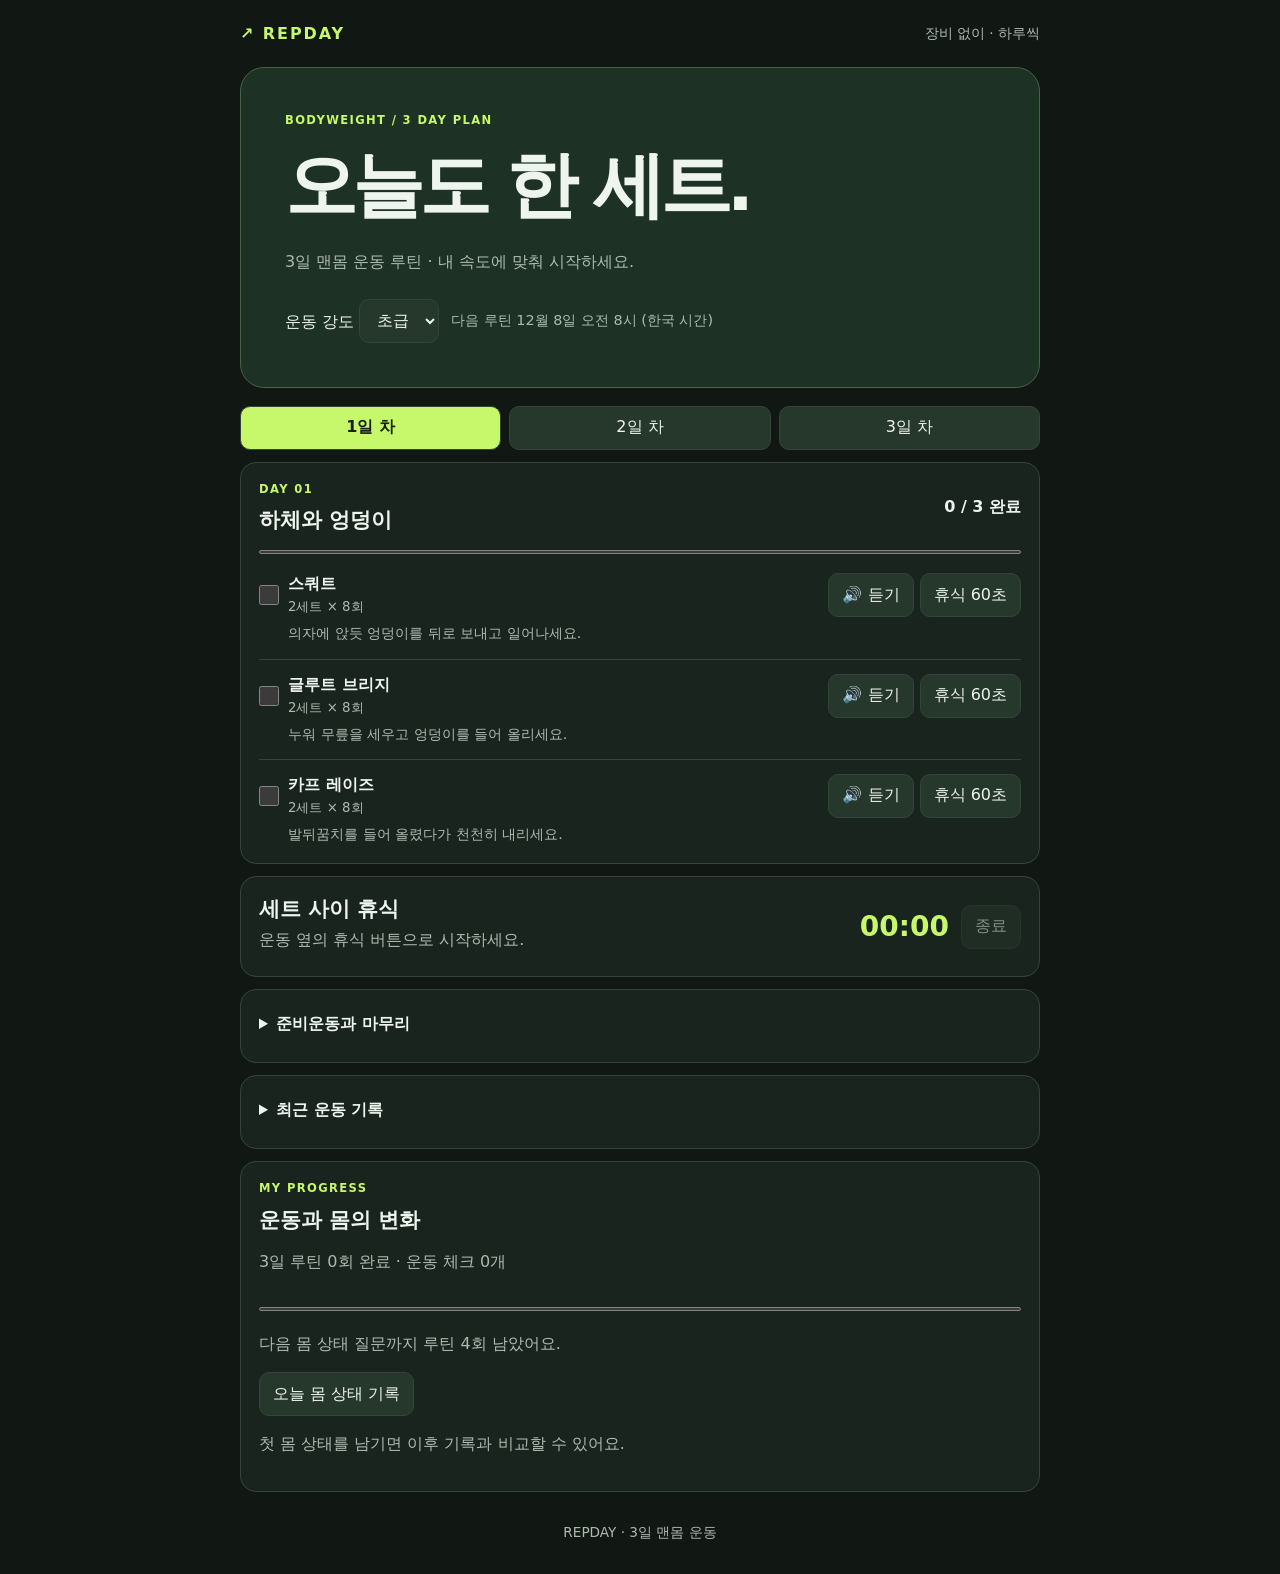
<file: repday-upgrade/index.html>
<!doctype html>
<html lang="ko">
<head>
<meta charset="utf-8">
<meta name="viewport" content="width=device-width,initial-scale=1">
<meta name="theme-color" content="#111713">
<title>리프데이 · 3일 맨몸 운동</title>
<link rel="manifest" href="./manifest.webmanifest">
<link rel="apple-touch-icon" href="./icon-192.png">
<link rel="stylesheet" href="./style.css">
<script type="module" src="./app.mjs"></script>
</head>
<body>
<main>
<header><span class="brand">↗ REPDAY</span><span class="tag">장비 없이 · 하루씩</span></header>
<section class="hero" aria-labelledby="title">
<p class="eyebrow">BODYWEIGHT / 3 DAY PLAN</p>
<h1 id="title">오늘도 한 세트.</h1>
<p>3일 맨몸 운동 루틴 · 내 속도에 맞춰 시작하세요.</p>
<div class="controls"><label>운동 강도 <select id="level"><option value="beginner">초급</option><option value="standard">보통</option><option value="advanced">상급</option></select></label><span id="renewal"></span></div>
</section>
<nav id="days" aria-label="운동 날짜"></nav>
<section class="panel" aria-labelledby="focus">
<div class="heading"><div><p class="eyebrow" id="day-label"></p><h2 id="focus"></h2></div><strong id="progress"></strong></div>
<progress id="meter" max="3" value="0" aria-label="선택한 날짜 진행률"></progress>
<ul id="exercises"></ul>
<p id="voice-status" role="status"></p>
<button id="voice-stop" type="button" hidden>음성 끄기</button>
</section>
<section class="timer panel" aria-labelledby="timer-title">
<div><h2 id="timer-title">세트 사이 휴식</h2><p id="timer-status" role="status">운동 옆의 휴식 버튼으로 시작하세요.</p></div>
<div class="clock"><output id="remaining" role="timer" aria-live="off">00:00</output><button id="stop" type="button" disabled>종료</button></div>
</section>
<details class="panel"><summary>준비운동과 마무리</summary><p>시작 전 3~5분 정도 제자리 걷기와 가벼운 관절 움직임으로 몸을 풀어 주세요.</p><p>마친 후 천천히 걷고, 사용한 부위를 편한 범위에서 가볍게 늘려 주세요. 운동 중 통증이 느껴지면 중단하세요.</p></details>
<details class="panel"><summary>최근 운동 기록</summary><p id="history-note">완료 표시를 하면 이 기기에 저장됩니다.</p><ul id="history"></ul></details>
<section class="panel" aria-labelledby="body-title">
<p class="eyebrow">MY PROGRESS</p>
<h2 id="body-title">운동과 몸의 변화</h2>
<p id="routine-count"></p>
<progress id="routine-meter" max="4" value="0" aria-label="다음 몸 상태 질문까지 완료한 루틴"></progress>
<p id="check-in-prompt" role="status"></p>
<button id="check-in-open" type="button">오늘 몸 상태 기록</button>
<form id="check-in" hidden>
  <label>오늘 컨디션은 어때요?
    <select name="energy" required><option value="">선택하세요</option><option>낮음</option><option>보통</option><option>좋음</option></select>
  </label>
  <label>근육이 얼마나 뻐근해요?
    <select name="soreness" required><option value="">선택하세요</option><option>없음</option><option>조금</option><option>많이</option></select>
  </label>
  <label>체중 (kg, 선택)<input name="weight" type="number" inputmode="decimal" min="0.1" step="0.1"></label>
  <label>느낀 변화 (선택)<textarea name="note" maxlength="250" rows="3" placeholder="예: 스쿼트가 전보다 편해졌어요"></textarea></label>
  <div class="check-actions"><button type="submit">저장</button><button id="check-in-later" type="button">나중에</button></div>
</form>
<p id="body-summary"></p>
<ul id="body-history"></ul>
</section>
<footer>REPDAY · 3일 맨몸 운동</footer>
</main>
</body>
</html>
</file>
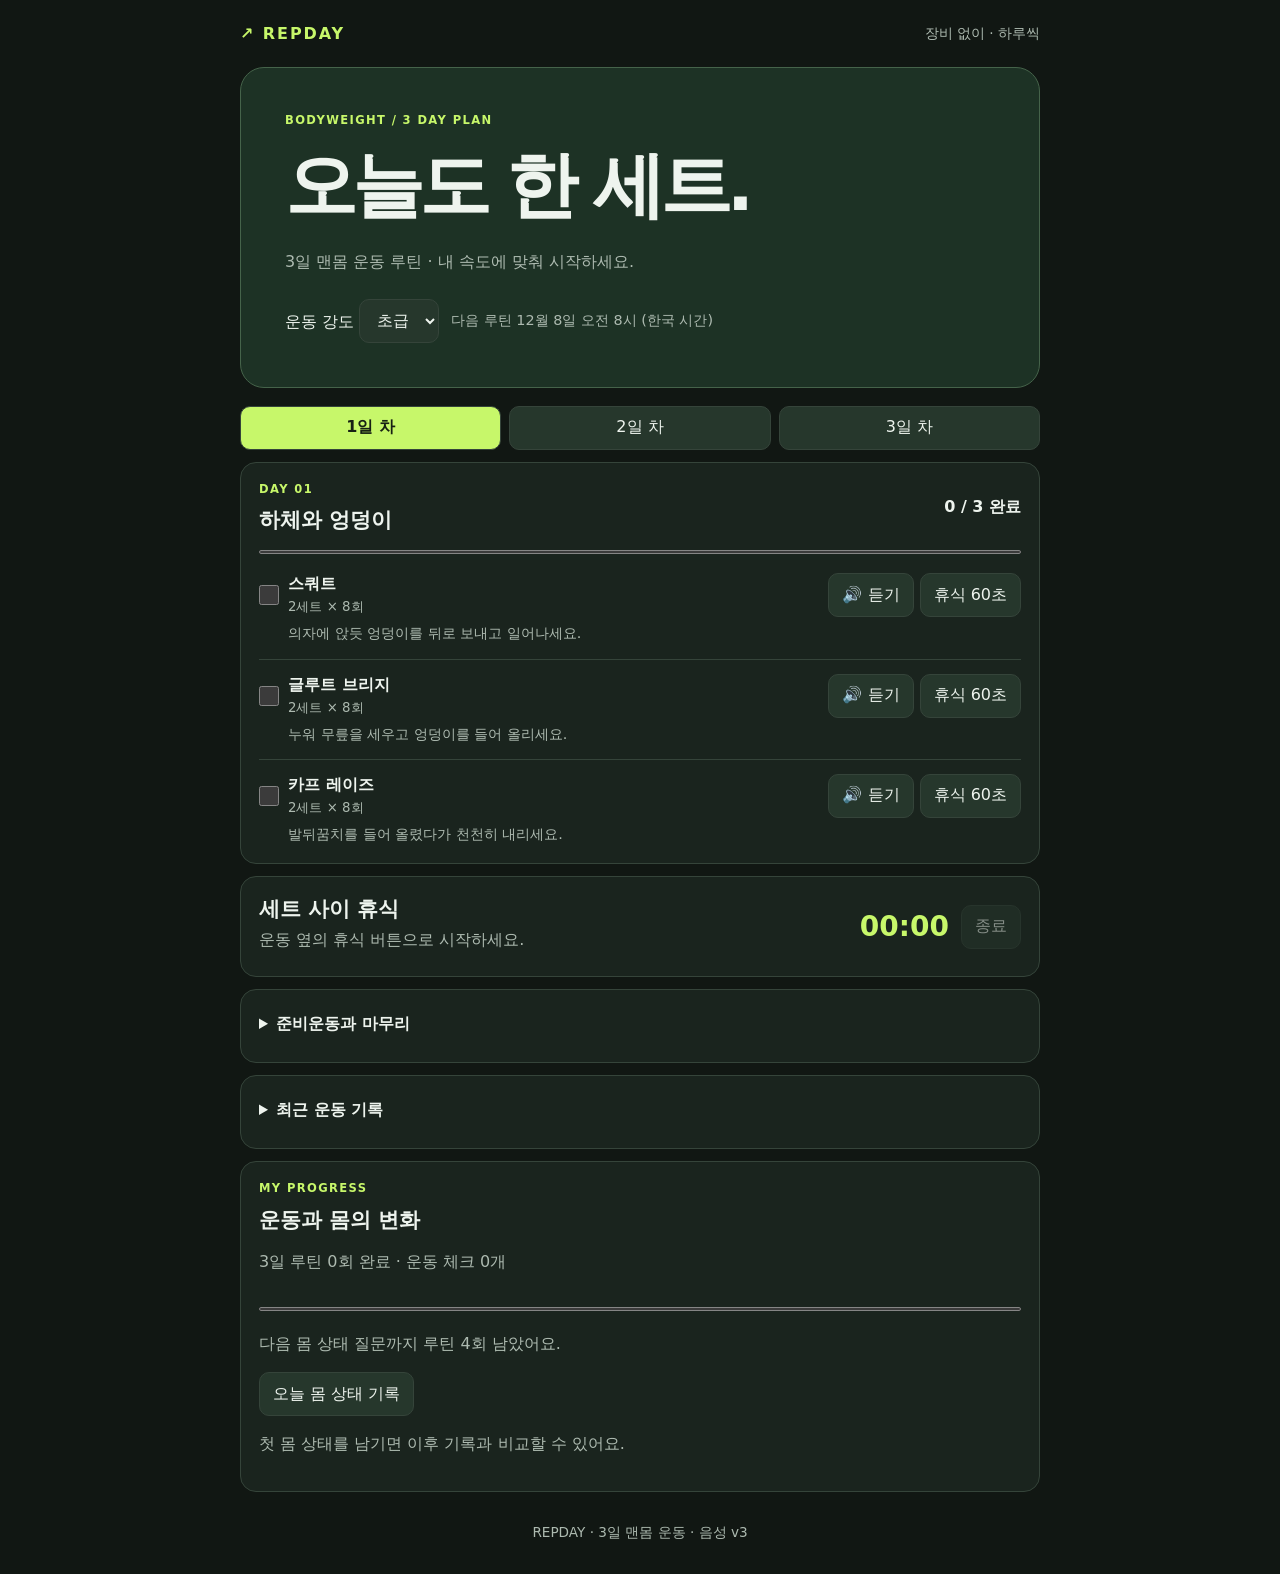
<file: repday-voice-fix/index.html>
<!doctype html>
<html lang="ko">
<head>
<meta charset="utf-8">
<meta name="viewport" content="width=device-width,initial-scale=1">
<meta name="theme-color" content="#111713">
<title>리프데이 · 3일 맨몸 운동</title>
<link rel="manifest" href="./manifest.webmanifest">
<link rel="apple-touch-icon" href="./icon-192.png">
<link rel="stylesheet" href="./style.css">
<script type="module" src="./app.mjs"></script>
</head>
<body>
<main>
<header><span class="brand">↗ REPDAY</span><span class="tag">장비 없이 · 하루씩</span></header>
<section class="hero" aria-labelledby="title">
<p class="eyebrow">BODYWEIGHT / 3 DAY PLAN</p>
<h1 id="title">오늘도 한 세트.</h1>
<p>3일 맨몸 운동 루틴 · 내 속도에 맞춰 시작하세요.</p>
<div class="controls"><label>운동 강도 <select id="level"><option value="beginner">초급</option><option value="standard">보통</option><option value="advanced">상급</option></select></label><span id="renewal"></span></div>
</section>
<nav id="days" aria-label="운동 날짜"></nav>
<section class="panel" aria-labelledby="focus">
<div class="heading"><div><p class="eyebrow" id="day-label"></p><h2 id="focus"></h2></div><strong id="progress"></strong></div>
<progress id="meter" max="3" value="0" aria-label="선택한 날짜 진행률"></progress>
<ul id="exercises"></ul>
<p id="voice-status" role="status"></p>
<button id="voice-stop" type="button" hidden>음성 끄기</button>
</section>
<section class="timer panel" aria-labelledby="timer-title">
<div><h2 id="timer-title">세트 사이 휴식</h2><p id="timer-status" role="status">운동 옆의 휴식 버튼으로 시작하세요.</p></div>
<div class="clock"><output id="remaining" role="timer" aria-live="off">00:00</output><button id="stop" type="button" disabled>종료</button></div>
</section>
<details class="panel"><summary>준비운동과 마무리</summary><p>시작 전 3~5분 정도 제자리 걷기와 가벼운 관절 움직임으로 몸을 풀어 주세요.</p><p>마친 후 천천히 걷고, 사용한 부위를 편한 범위에서 가볍게 늘려 주세요. 운동 중 통증이 느껴지면 중단하세요.</p></details>
<details class="panel"><summary>최근 운동 기록</summary><p id="history-note">완료 표시를 하면 이 기기에 저장됩니다.</p><ul id="history"></ul></details>
<section class="panel" aria-labelledby="body-title">
<p class="eyebrow">MY PROGRESS</p>
<h2 id="body-title">운동과 몸의 변화</h2>
<p id="routine-count"></p>
<progress id="routine-meter" max="4" value="0" aria-label="다음 몸 상태 질문까지 완료한 루틴"></progress>
<p id="check-in-prompt" role="status"></p>
<button id="check-in-open" type="button">오늘 몸 상태 기록</button>
<form id="check-in" hidden>
  <label>오늘 컨디션은 어때요?
    <select name="energy" required><option value="">선택하세요</option><option>낮음</option><option>보통</option><option>좋음</option></select>
  </label>
  <label>근육이 얼마나 뻐근해요?
    <select name="soreness" required><option value="">선택하세요</option><option>없음</option><option>조금</option><option>많이</option></select>
  </label>
  <label>체중 (kg, 선택)<input name="weight" type="number" inputmode="decimal" min="0.1" step="0.1"></label>
  <label>느낀 변화 (선택)<textarea name="note" maxlength="250" rows="3" placeholder="예: 스쿼트가 전보다 편해졌어요"></textarea></label>
  <div class="check-actions"><button type="submit">저장</button><button id="check-in-later" type="button">나중에</button></div>
</form>
<p id="body-summary"></p>
<ul id="body-history"></ul>
</section>
<footer>REPDAY · 3일 맨몸 운동 · 음성 v3</footer>
</main>
</body>
</html>
</file>
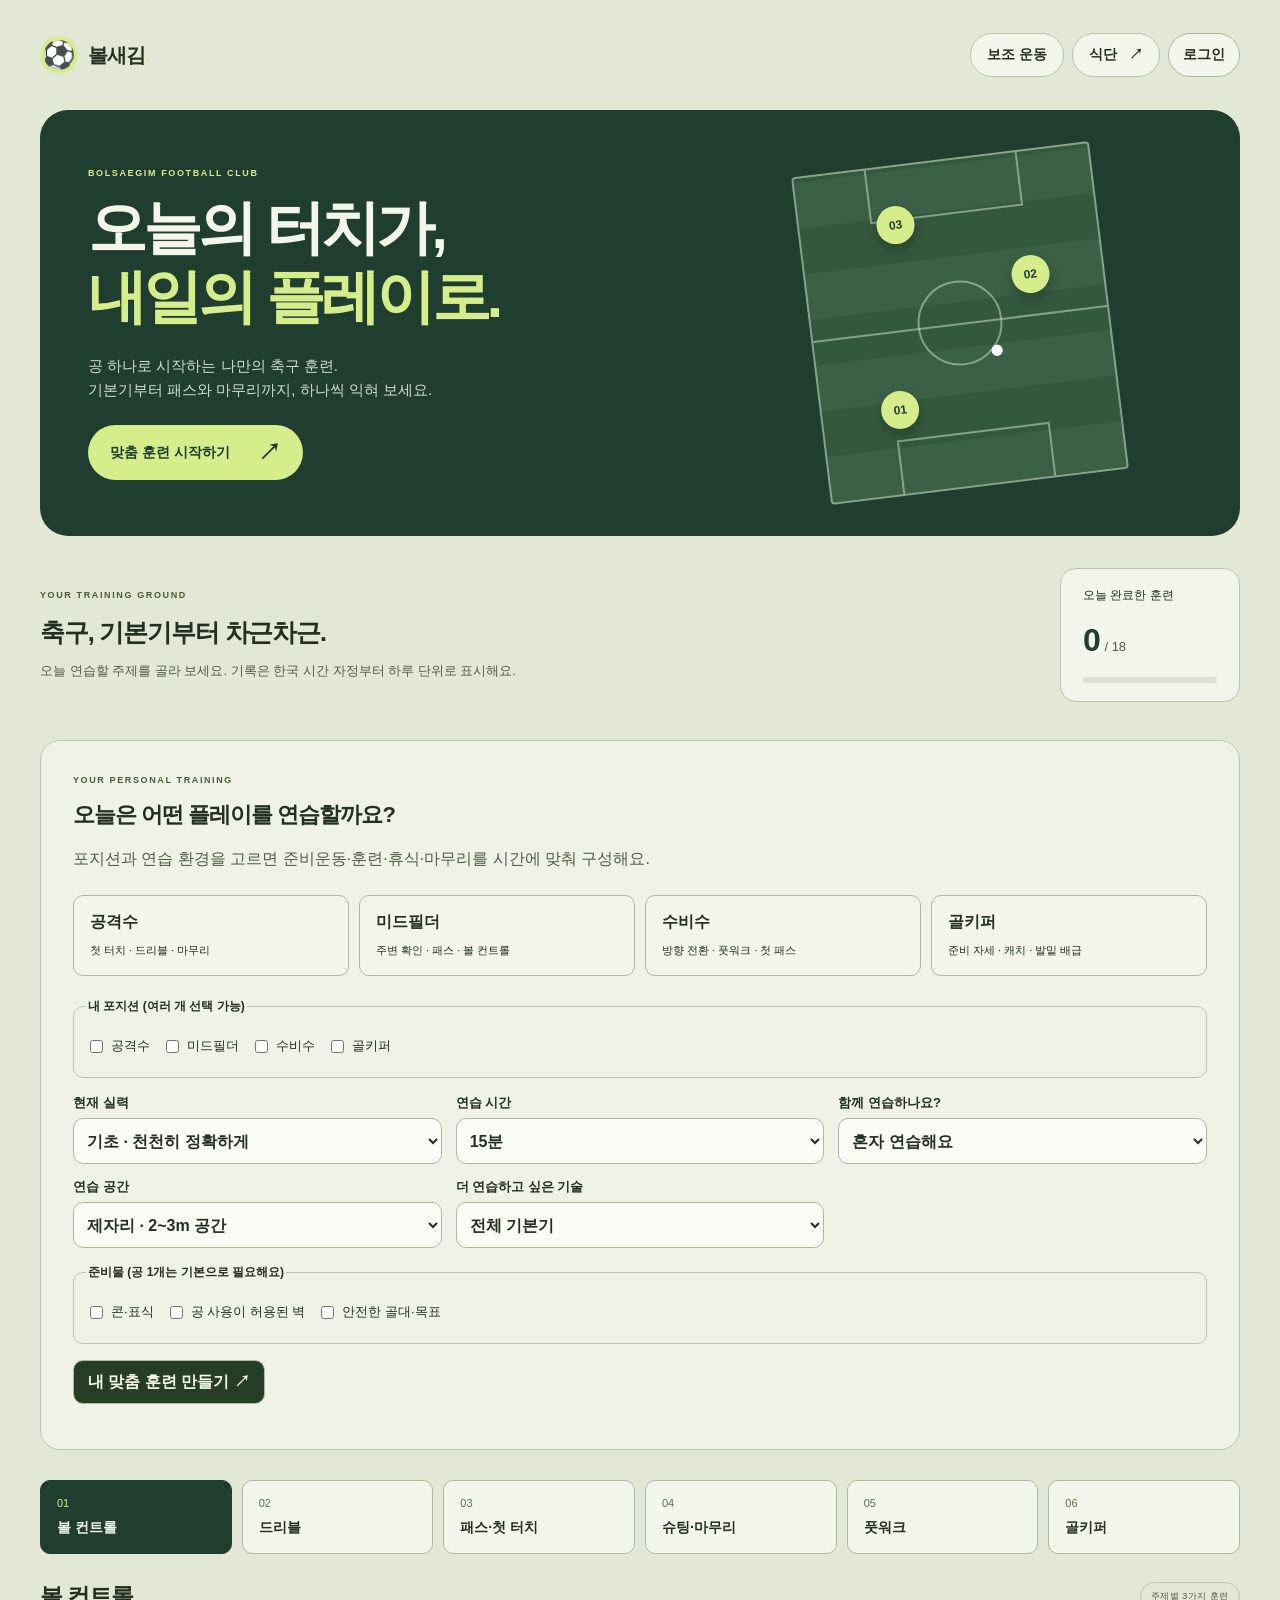
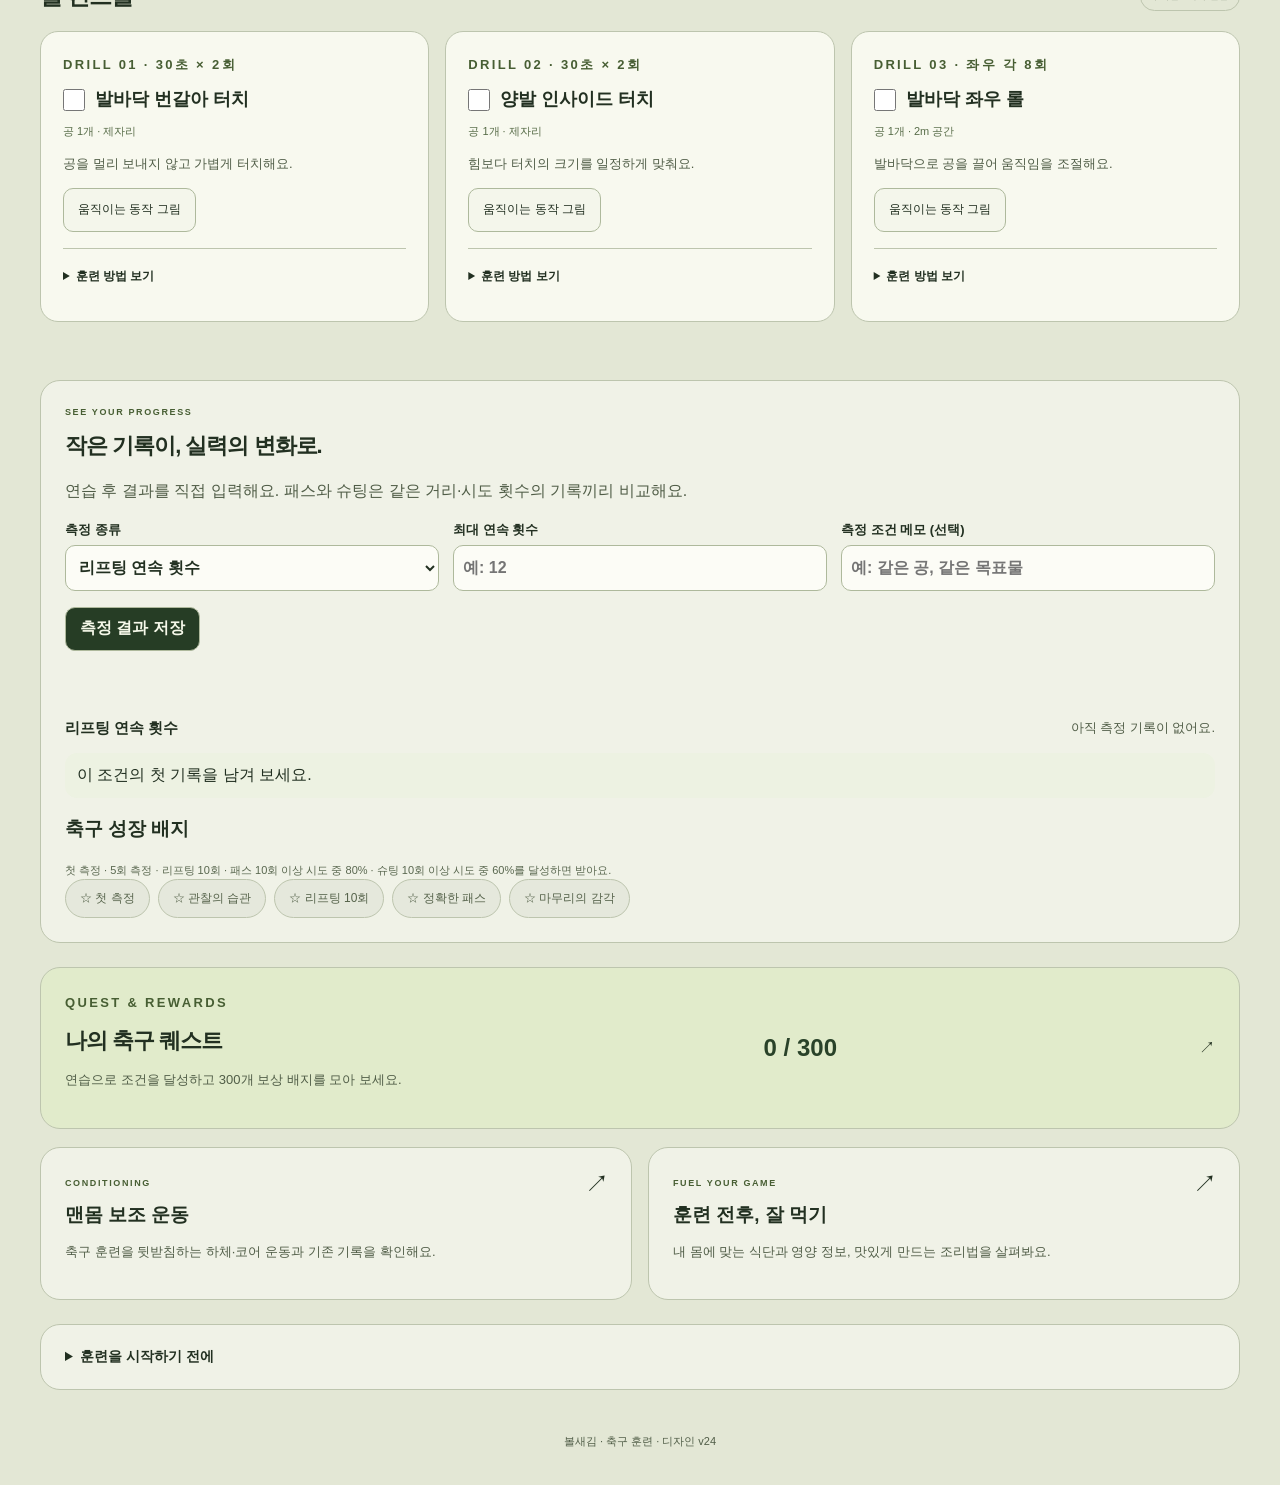
<file: repday/index.html>
<!doctype html>
<html lang="ko">
<head>
<meta charset="utf-8">
<meta name="viewport" content="width=device-width,initial-scale=1,viewport-fit=cover">
<meta name="theme-color" content="#e3e7d5">
<meta name="apple-mobile-web-app-title" content="볼새김">
<title>볼새김 · 축구 훈련</title>
<link rel="manifest" href="./manifest.webmanifest">
<link rel="apple-touch-icon" href="./icon-192.png">
<link rel="stylesheet" href="./style.css">
<script type="module" src="./app.mjs"></script>
</head>
<body id="top">
<a class="skip-link" href="#football-drills">축구 훈련으로 이동</a>
<main>
<header><a class="brand" href="#football"><span class="brand-mark" aria-hidden="true">⚽</span> 볼새김<span class="brand-dot">.</span></a><div class="header-actions"><a class="header-meals" href="#workout">보조 운동</a><a class="header-meals" href="#meals">식단 <span aria-hidden="true">↗</span></a><button class="header-account" id="account-open" type="button" hidden>로그인</button></div></header>
<p class="quest-alert" id="quest-alert" role="status" hidden></p>
<section id="football" aria-labelledby="football-title">
  <div class="football-hero">
    <div class="football-hero-copy">
      <p class="eyebrow">BOLSAEGIM FOOTBALL CLUB</p>
      <h1 id="football-title">오늘의 터치가,<br><span>내일의 플레이로.</span></h1>
      <p>공 하나로 시작하는 나만의 축구 훈련.<br>기본기부터 패스와 마무리까지, 하나씩 익혀 보세요.</p>
      <a class="start-link" href="#football-planner">맞춤 훈련 시작하기 <span aria-hidden="true">↗</span></a>
    </div>
    <div class="football-pitch" aria-hidden="true"><div class="pitch-circle"></div><div class="pitch-box"></div><div class="pitch-box pitch-box-bottom"></div><span class="pitch-player player-one">01</span><span class="pitch-player player-two">02</span><span class="pitch-player player-three">03</span><span class="pitch-ball">●</span></div>
  </div>
  <div class="football-overview">
    <div><p class="eyebrow">YOUR TRAINING GROUND</p><h2>축구, 기본기부터 차근차근.</h2><p>오늘 연습할 주제를 골라 보세요. 기록은 한국 시간 자정부터 하루 단위로 표시해요.</p></div>
    <div class="football-score"><span>오늘 완료한 훈련</span><p><strong id="football-completed">0</strong> / 18</p><progress id="football-meter" max="18" value="0" aria-label="오늘 완료한 축구 훈련"></progress></div>
  </div>
<section class="panel coach-panel" id="football-planner" aria-labelledby="coach-title">
  <p class="eyebrow">YOUR PERSONAL TRAINING</p><h2 id="coach-title">오늘은 어떤 플레이를 연습할까요?</h2>
  <p>포지션과 연습 환경을 고르면 준비운동·훈련·휴식·마무리를 시간에 맞춰 구성해요.</p>
  <div class="position-cards" aria-label="포지션 선택">
    <button type="button" data-position="forward" aria-pressed="false"><strong>공격수</strong><span>첫 터치 · 드리블 · 마무리</span></button>
    <button type="button" data-position="midfielder" aria-pressed="false"><strong>미드필더</strong><span>주변 확인 · 패스 · 볼 컨트롤</span></button>
    <button type="button" data-position="defender" aria-pressed="false"><strong>수비수</strong><span>방향 전환 · 풋워크 · 첫 패스</span></button>
    <button type="button" data-position="goalkeeper" aria-pressed="false"><strong>골키퍼</strong><span>준비 자세 · 캐치 · 발밑 배급</span></button>
  </div>
  <form id="football-settings">
    <fieldset class="coach-positions"><legend>내 포지션 (여러 개 선택 가능)</legend>
      <label><input type="checkbox" name="positions" value="forward"> 공격수</label><label><input type="checkbox" name="positions" value="midfielder"> 미드필더</label><label><input type="checkbox" name="positions" value="defender"> 수비수</label><label><input type="checkbox" name="positions" value="goalkeeper"> 골키퍼</label>
    </fieldset>
    <div class="coach-fields">
      <label>현재 실력<select name="skill"><option value="beginner">기초 · 천천히 정확하게</option><option value="standard">중급 · 양발로 연결하기</option><option value="advanced">숙련 · 동작을 다양하게</option></select></label>
      <label>연습 시간<select name="minutes"><option value="10">10분</option><option value="15" selected>15분</option><option value="20">20분</option><option value="30">30분</option></select></label>
      <label>함께 연습하나요?<select name="partner"><option value="no">혼자 연습해요</option><option value="yes">파트너가 있어요</option></select></label>
      <label>연습 공간<select name="space"><option value="small">제자리 · 2~3m 공간</option><option value="field">안전한 야외 운동장</option></select></label>
      <label>더 연습하고 싶은 기술<select name="focus"><option value="all">전체 기본기</option><option value="control">볼 컨트롤</option><option value="dribble">드리블</option><option value="pass">패스·첫 터치</option><option value="finish">슈팅·마무리</option><option value="movement">풋워크</option><option value="keeper">골키퍼 기본기</option></select></label>
    </div>
    <fieldset class="coach-tools"><legend>준비물 (공 1개는 기본으로 필요해요)</legend><label><input type="checkbox" name="equipment" value="cones"> 콘·표식</label><label><input type="checkbox" name="equipment" value="wall"> 공 사용이 허용된 벽</label><label><input type="checkbox" name="equipment" value="goal"> 안전한 골대·목표</label></fieldset>
    <button class="account-primary" type="submit">내 맞춤 훈련 만들기 ↗</button>
  </form>
  <p id="coach-status" role="status"></p>
  <button id="football-resume" type="button" hidden>진행 중인 훈련 이어하기</button>
  <div id="football-plan" hidden><h3>오늘의 훈련 순서</h3><p id="football-plan-reason"></p><ol id="football-plan-list"></ol><button class="account-primary" id="football-plan-start" type="button">이 훈련 시작하기</button></div>
  <div id="session-summary" hidden><h3>훈련 결과</h3><p id="session-summary-text"></p><a class="meal-credit" href="#football-growth">측정 결과 남기기 ↗</a></div>
</section>
  <section id="football-drills" aria-labelledby="football-category">
    <nav id="football-filters" aria-label="축구 훈련 주제"></nav>
    <div class="section-heading"><h2 id="football-category">볼 컨트롤</h2><span class="section-tag">주제별 3가지 훈련</span></div>
    <div id="football-list"></div>
    <p id="football-status" role="status"></p>
  </section>
<section class="panel growth-panel" id="football-growth" aria-labelledby="growth-title">
  <p class="eyebrow">SEE YOUR PROGRESS</p><h2 id="growth-title">작은 기록이, 실력의 변화로.</h2>
  <p>연습 후 결과를 직접 입력해요. 패스와 슈팅은 같은 거리·시도 횟수의 기록끼리 비교해요.</p>
  <form id="growth-form">
    <div class="coach-fields">
      <label>측정 종류<select name="metric"><option value="juggling">리프팅 연속 횟수</option><option value="pass">패스 성공률</option><option value="shoot">목표 슈팅 성공률</option></select></label>
      <label>시도 횟수<input name="attempts" type="number" min="1" max="10000" step="1" value="20" inputmode="numeric"></label>
      <label>목표까지 거리 (m)<input name="distance" type="number" min="0.5" max="100" step="0.5" value="5" inputmode="decimal"></label>
      <label><span id="growth-value-label">최대 연속 횟수</span><input name="success" type="number" min="0" max="100000" step="1" inputmode="numeric" required placeholder="예: 12"></label>
      <label>측정 조건 메모 (선택)<input name="note" maxlength="80" placeholder="예: 같은 공, 같은 목표물"></label>
    </div>
    <button class="account-primary" type="submit">측정 결과 저장</button>
  </form>
  <p id="growth-status" role="status" tabindex="-1"></p>
  <div class="growth-chart-heading"><h3 id="growth-condition"></h3><p id="growth-best"></p></div>
  <div id="growth-chart"></div><ul id="growth-history"></ul>
  <h3>축구 성장 배지</h3><p class="settings-note">첫 측정 · 5회 측정 · 리프팅 10회 · 패스 10회 이상 시도 중 80% · 슈팅 10회 이상 시도 중 60%를 달성하면 받아요.</p><ul id="growth-badges"></ul>
</section>
  <a class="panel quest-home-link" href="#quests"><div><p class="eyebrow">QUEST & REWARDS</p><h2>나의 축구 퀘스트</h2><p>연습으로 조건을 달성하고 300개 보상 배지를 모아 보세요.</p></div><strong id="quest-home-count">0 / 300</strong><span aria-hidden="true">↗</span></a>
  <div class="football-support">
    <a class="panel" href="#workout"><span class="eyebrow">CONDITIONING</span><h3>맨몸 보조 운동</h3><p>축구 훈련을 뒷받침하는 하체·코어 운동과 기존 기록을 확인해요.</p><span aria-hidden="true">↗</span></a>
    <a class="panel" href="#meals"><span class="eyebrow">FUEL YOUR GAME</span><h3>훈련 전후, 잘 먹기</h3><p>내 몸에 맞는 식단과 영양 정보, 맛있게 만드는 조리법을 살펴봐요.</p><span aria-hidden="true">↗</span></a>
  </div>
  <details class="panel football-guidance"><summary>훈련을 시작하기 전에</summary><p>가볍게 걷고 발목과 무릎을 편하게 움직이며 몸을 풀어요. 평평하고 미끄럽지 않은 곳에서 주변 사람과 충분한 거리를 두고 연습해요. 속도와 반복 횟수는 편한 수준에서 시작하고, 통증이 느껴지면 멈춰요.</p><p>훈련 구성은 볼 제어, 주변 확인과 첫 터치의 기본 원리를 참고해 작성했어요. <a class="meal-credit" href="https://www.fifatrainingcentre.com/en/practice/grassroots.php" target="_blank" rel="noopener noreferrer">FIFA Training Centre</a></p></details>
</section>
<section class="panel quests-page" id="quests" aria-labelledby="quest-title" hidden>
  <p class="eyebrow">YOUR NEXT CHALLENGE</p><h1 id="quest-title">한 번의 연습,<br><span>하나의 퀘스트.</span></h1>
  <p>조건을 달성하면 자동으로 클리어되고 해당 퀘스트의 배지를 받아요. 기존에 쌓은 기록도 반영돼요.</p>
  <div class="quest-overview"><div><span>클리어한 퀘스트</span><strong><span id="quest-cleared">0</span> / 300</strong></div><div><span>획득한 보상 배지</span><strong><span id="quest-earned">0</span>개</strong></div></div>
  <progress id="quest-meter" value="0" max="300" aria-label="전체 퀘스트 클리어"></progress>
  <p class="settings-note">훈련 완료는 같은 동작을 하루 1회씩 집계해요. 클리어한 퀘스트와 받은 배지는 기록을 수정해도 유지돼요. 이 브라우저에 따로 저장됩니다.</p>
  <div class="quest-view-controls"><button type="button" data-quest-view="quests" aria-pressed="true">퀘스트 목록</button><button type="button" data-quest-view="badges" aria-pressed="false">보상 배지 모음</button><a class="meal-credit" href="#awards">기존 운동 배지 보기</a></div>
  <div class="coach-fields"><label>훈련 분야<select id="quest-track"><option value="">모든 분야</option></select></label><label>진행 상태<select id="quest-filter"><option value="all">전체</option><option value="active">진행 중</option><option value="cleared">클리어</option></select></label><label>퀘스트 검색<input id="quest-search" type="search" placeholder="예: 리프팅, 패스, 10회"></label></div>
  <p id="quest-status" role="status"></p><ul id="quest-list"></ul><p id="quest-empty" hidden>이 조건에 해당하는 퀘스트가 없어요.</p>
  <div class="quest-pagination"><button id="quest-previous" type="button">이전</button><span id="quest-page"></span><button id="quest-next" type="button">다음</button></div>
</section>
<div id="training" hidden>
<section class="hero" aria-labelledby="title">
<p class="eyebrow">MOVE AT YOUR OWN PACE</p>
<h1 id="title">플레이를 받쳐주는,<br><span>몸의 기본기.</span></h1>
<p class="hero-description">하체와 코어, 상체를 골고루 움직여요.<br>축구 훈련과 함께 활용하는 3일 맨몸 운동.</p><a class="start-link" href="#workout">내 루틴 시작하기 <span aria-hidden="true">↗</span></a>
<div class="hero-caption" aria-hidden="true"><span>01 — 03</span><span>BODYWEIGHT<br>TRAINING CLUB</span></div><div class="plan-settings"><div class="controls"><label>내 운동 등급 <select id="level"><option value="beginner">초보</option><option value="standard">중수</option><option value="advanced">고수</option></select></label><span id="renewal"></span></div>
<p id="level-summary"></p>
<label id="advanced-controls" hidden>고수 종목당 세트
<select id="advanced-sets"><option>6</option><option>7</option><option>8</option><option>9</option><option>10</option></select></label>
<p class="settings-note">언제든 등급을 바꿀 수 있어요. 등급·세트별 진행 상황을 저장해요.</p></div>
</section>
<div class="workspace"><div class="workout-column" id="workout"><div class="section-heading"><div><p class="eyebrow">TODAY’S ROUTINE</p><h2>맨몸 보조 운동</h2></div><span class="section-tag">3 DAY PLAN</span></div>
<nav id="days" aria-label="운동 날짜"></nav>
<section class="panel workout-panel" aria-labelledby="focus">
<div class="heading"><div><p class="eyebrow" id="day-label"></p><h2 id="focus"></h2></div><strong id="progress"></strong></div>
<progress id="meter" max="3" value="0" aria-label="선택한 날짜 진행률"></progress>
<ul id="exercises"></ul>
<p id="voice-status" role="status"></p>
<button id="voice-stop" type="button" hidden>음성 끄기</button>
</section>
<section class="timer panel" aria-labelledby="timer-title">
<div><h2 id="timer-title">세트 사이 휴식</h2><p id="timer-status" role="status">운동 옆의 휴식 버튼으로 시작하세요.</p></div>
<div class="clock"><output id="remaining" role="timer" aria-live="off">00:00</output><button id="stop" type="button" disabled>종료</button></div>
</section>
<details class="panel"><summary>준비운동과 마무리</summary><p>시작 전 3~5분 정도 제자리 걷기와 가벼운 관절 움직임으로 몸을 풀어 주세요.</p><p>마친 후 천천히 걷고, 사용한 부위를 편한 범위에서 가볍게 늘려 주세요. 운동 중 통증이 느껴지면 중단하세요.</p></details>
</div><aside class="insights-column" aria-label="운동 기록과 성장"><details class="panel history-panel" id="records"><summary>최근 운동 기록</summary><p id="history-note">완료 표시를 하면 이 기기에 저장됩니다.</p><ul id="history"></ul></details>
<section class="panel body-panel" id="body-progress" aria-labelledby="body-title">
<p class="eyebrow">MY PROGRESS</p>
<h2 id="body-title">운동과 몸의 변화</h2>
<p id="routine-count"></p>
<progress id="routine-meter" max="4" value="0" aria-label="다음 몸 상태 질문까지 완료한 루틴"></progress>
<p id="check-in-prompt" role="status"></p>
<button id="check-in-open" type="button">오늘 몸 상태 기록</button>
<form id="check-in" hidden>
  <label>오늘 컨디션은 어때요?
    <select name="energy" required><option value="">선택하세요</option><option>낮음</option><option>보통</option><option>좋음</option></select>
  </label>
  <label>근육이 얼마나 뻐근해요?
    <select name="soreness" required><option value="">선택하세요</option><option>없음</option><option>조금</option><option>많이</option></select>
  </label>
  <label>체중 (kg, 선택)<input name="weight" type="number" inputmode="decimal" min="0.1" step="0.1"></label>
  <label>느낀 변화 (선택)<textarea name="note" maxlength="250" rows="3" placeholder="예: 스쿼트가 전보다 편해졌어요"></textarea></label>
  <div class="check-actions"><button type="submit">저장</button><button id="check-in-later" type="button">나중에</button></div>
</form>
<p id="body-summary"></p>
<ul id="body-history"></ul>
</section>
</aside></div><section class="panel badge-panel" id="awards"><div class="section-heading"><div><p class="eyebrow">EARN YOUR STRENGTH</p><h2>나의 운동 배지</h2></div><span class="section-tag" id="badge-count"></span></div><p class="section-tag" id="badge-session"></p>
<p>운동 완료와 몸 상태 기록으로 배지를 획득해요. 운동 체크를 취소하면 배지 상태도 다시 계산돼요.</p>
<p>같은 주소로 여러 기기에서 접속할 수 있어요. 운동 기록과 식단은 사용 중인 브라우저에 따로 저장돼요.</p>
<ul id="badges"></ul></section>
</div>
<section class="panel meal-page" id="meals" aria-labelledby="meal-title" hidden>
  <div class="meal-intro">
    <p class="eyebrow">BOLSAEGIM KITCHEN</p>
    <h2 id="meal-title" tabindex="-1">내 몸에 맞춘 식단</h2>
    <p>나이를 입력하고 576가지 아침·점심·저녁 조합을 만나보세요. 다른 식단을 추천받으면 조합을 무작위 순서로 보여드려요.</p>
  </div>
  <form id="meal-form">
    <div class="meal-fields">
      <label>나이 (만)<input name="age" type="number" min="6" max="78" step="1" inputmode="numeric" placeholder="예: 16" aria-describedby="meal-age-note" required></label>
    </div>
    <p id="meal-age-note" class="meal-note">만 6~19세는 나이만 입력해도 세 끼 메뉴를 볼 수 있어요. 만 20~78세는 신체 조건에 맞춘 분량도 볼 수 있어요.</p>
    <fieldset class="meal-fields" id="meal-adult-fields" hidden disabled>
      <legend class="meal-note">분량을 맞추기 위한 성인 정보</legend>
      <label>성별 (필요량 계산용)<select name="sex" required><option value="">선택</option><option value="female">여성</option><option value="male">남성</option></select></label>
      <label>키 (cm)<input name="height" type="number" min="100" max="250" step="0.1" inputmode="decimal" placeholder="예: 170" required></label>
      <label>체중 (kg)<input name="weight" type="number" min="30" max="300" step="0.1" inputmode="decimal" placeholder="예: 65" required></label>
      <label>평소 활동량<select name="activity"><option value="low">주로 앉아 있어요</option><option value="moderate" selected>가벼운 운동을 해요</option><option value="high">운동을 자주 해요</option></select></label>
      <label>식단 목표<select name="goal"><option value="balanced">균형 있게 먹기</option><option value="training">운동 후 단백질 챙기기</option><option value="hearty">활동 많은 날 든든하게 먹기</option></select></label>
    </fieldset>
    <button class="meal-submit" type="submit" disabled>내 식단 추천받기 <span aria-hidden="true">↗</span></button>
    <p class="meal-note">영양값은 표준 재료와 양념을 바탕으로 계산한 추정치이며 제품과 조리법에 따라 달라져요. <a class="meal-credit" href="https://fdc.nal.usda.gov/download-datasets/" target="_blank" rel="noopener noreferrer">USDA 식품 성분 자료</a></p>
    <p class="meal-note">마지막 추천 식단은 이 브라우저에 저장돼요. 나이, 키, 체중, 성별은 저장하지 않아요. 알레르기가 있다면 재료와 제품 표시를 확인해 주세요.</p>
  </form>
  <p id="meal-status" role="status" tabindex="-1"></p>
  <button class="meal-next" id="meal-next" type="button" hidden>다른 식단 추천받기 <span aria-hidden="true">↻</span></button>
  <div class="meal-list" id="meal-list"></div>
</section>
<template id="meal-card-template">
  <article class="meal-card">
    <figure>
      <img width="900" height="600" loading="lazy" decoding="async">
      <figcaption>완성 예시 · <a class="meal-credit" target="_blank" rel="noopener noreferrer"></a></figcaption>
    </figure>
    <div class="meal-card-content">
      <p class="meal-meta"></p>
      <h3></h3>
      <p class="meal-ingredients"></p>
      <p class="meal-allergens"></p>
      <div class="meal-nutrition">
        <h4>영양 정보</h4>
        <p class="meal-nutrition-basis"></p>
        <dl class="meal-nutrients"></dl>
      </div>
      <h4 class="meal-reason-title">추천 이유</h4>
      <p class="meal-reason"></p>
      <button class="meal-toggle" type="button" aria-expanded="false">더 맛있게 먹고 싶으면 <span aria-hidden="true"></span></button>
      <div class="meal-recipe" hidden>
        <h4>맛있게 만드는 법</h4>
        <p class="meal-seasoning"></p>
        <ol></ol>
      </div>
    </div>
  </article>
</template>
<dialog id="football-session" aria-labelledby="session-title">
  <div class="account-heading"><p id="session-counter"></p><form method="dialog"><button type="submit">나중에 이어하기</button></form></div>
  <h2 id="session-title">훈련 시작</h2><p id="session-instruction"></p>
  <output id="session-time" role="timer" aria-live="off">00:00</output>
  <p id="session-phase" role="status"></p><ol id="session-steps"></ol>
  <button id="session-visual" type="button" hidden>동작 그림 보기</button>
  <div class="session-controls"><button class="account-primary" id="session-toggle" type="button">시작</button><button id="session-next" type="button">다음 단계</button></div>
  <div class="session-controls"><button id="session-previous" type="button">이전 단계</button><button id="session-skip" type="button">건너뛰기</button><button id="session-end" type="button">훈련 종료</button></div>
  <label class="settings-note"><input id="session-sound" type="checkbox" checked> 단계 종료 알림음</label>
</dialog>
<dialog id="football-visual" aria-labelledby="visual-title">
  <div class="account-heading"><h2 id="visual-title">동작 그림</h2><form method="dialog"><button type="submit">닫기</button></form></div>
  <p class="settings-note">동작 순서와 자세를 이해하기 위한 개념도예요. 번호는 아래 설명의 순서예요.</p>
  <div class="visual-options"><label>보기<select id="visual-view"><option value="top">위에서 보기 · 이동 경로</option><option value="front">정면 자세</option><option value="side">측면 자세</option></select></label><label>재생 속도<select id="visual-speed"><option value="normal">보통</option><option value="slow">느리게</option></select></label></div>
  <div id="visual-scene"></div><p id="visual-caption"></p>
  <div class="session-controls"><button id="visual-prev" type="button">이전 동작</button><button id="visual-play" type="button" aria-pressed="false">재생</button><button id="visual-next" type="button">다음 동작</button></div>
  <h3>기억할 점</h3><p id="visual-error"></p>
</dialog>
<dialog id="account-dialog" aria-labelledby="account-title">
  <div class="account-heading">
    <h2 id="account-title">이메일로 로그인</h2>
    <form method="dialog"><button type="submit">닫기</button></form>
  </div>
  <p class="settings-note">같은 계정으로 여러 기기에서 로그인할 수 있어요. 운동과 식단 기록은 각 브라우저에 따로 저장돼요.</p>
  <p id="account-status" role="status"></p>
  <form id="account-form" method="post" hidden>
    <label>이메일 <input name="email" type="email" autocomplete="email" inputmode="email" required></label>
    <label>비밀번호 <input name="password" type="password" autocomplete="current-password" required></label>
    <button class="account-primary" id="account-submit" data-account-action type="submit">로그인</button>
  </form>
  <div class="account-actions" id="account-modes" hidden>
    <button data-account-action data-mode="signup" type="button">회원가입</button>
    <button data-account-action data-mode="reset" type="button">비밀번호 재설정</button>
    <button data-account-action data-mode="login" type="button" hidden>로그인으로 돌아가기</button>
  </div>
  <div id="account-session" hidden>
    <p id="account-email"></p>
    <div class="account-actions" id="account-verification" hidden>
      <button id="account-verified" data-account-action type="button">인증 확인</button>
      <button id="account-resend" data-account-action type="button">인증 메일 다시 보내기</button>
    </div>
    <button id="account-signout" data-account-action type="button">이 기기에서 로그아웃</button>
  </div>
</dialog>
<footer>볼새김 · 축구 훈련 · 디자인 v24</footer>
</main>
<nav class="bottom-nav" aria-label="빠른 이동"><a href="#football"><span aria-hidden="true">⚽</span>축구 홈</a><a href="#football-planner"><span aria-hidden="true">◎</span>맞춤 훈련</a><a href="#football-growth"><span aria-hidden="true">↗</span>성장 기록</a><a href="#quests"><span aria-hidden="true">☆</span>퀘스트</a><a href="#meals"><span aria-hidden="true">♧</span>식단</a></nav>
</body>
</html>
</file>
<file: repday-upgrade/style.css>
:root{color-scheme:dark;font-family:system-ui,sans-serif;background:#111713;color:#eef4ee;--accent:#c7f76a;--muted:#adbab0;--line:#35443a}
*{box-sizing:border-box}
body{margin:0}
main{width:min(100% - 32px,800px);margin:auto}
header,.heading,.timer,.clock,.controls{display:flex;align-items:center;justify-content:space-between;gap:12px;flex-wrap:wrap}
header{padding:24px 0}.brand,.eyebrow{font-weight:800;letter-spacing:.12em}.brand{color:var(--accent)}.tag,footer{color:var(--muted);font-size:.85rem}
.hero{padding:clamp(22px,6vw,44px);background:#1d3225;border:1px solid #45634a;border-radius:24px}
.eyebrow{font-size:.72rem;color:var(--accent);margin:0 0 8px}
h1{font-size:clamp(2.2rem,8vw,4.5rem);letter-spacing:-.07em;margin:0}
h2{margin:0;font-size:1.3rem}p{color:var(--muted);line-height:1.55}
.controls{margin-top:24px;justify-content:flex-start}.controls span{color:var(--muted);font-size:.9rem}
button,select{font:inherit;min-height:44px;border:1px solid var(--line);border-radius:10px;background:#26372c;color:#eef4ee;padding:8px 13px}
button{cursor:pointer}button:disabled{opacity:.5;cursor:default}
button:focus-visible,select:focus-visible,summary:focus-visible,input:focus-visible{outline:3px solid var(--accent);outline-offset:3px}
nav{display:grid;grid-template-columns:repeat(3,1fr);gap:8px;margin:18px 0 12px}
nav [aria-pressed=true]{background:var(--accent);color:#172014;font-weight:800}
.panel{background:#1a241e;border:1px solid var(--line);border-radius:16px;padding:18px;margin:12px 0}
progress{width:100%;height:8px;accent-color:var(--accent);margin:14px 0 2px}
ul{list-style:none;margin:0;padding:0}
.exercise{border-top:1px solid var(--line);padding:14px 0;display:grid;grid-template-columns:1fr auto;gap:5px 10px;align-items:center}
.exercise:first-child{border:0}.exercise:last-child{padding-bottom:0}
.exercise label{min-height:44px;display:flex;align-items:center;gap:9px;font-weight:700;cursor:pointer}
.exercise input{accent-color:var(--accent);width:20px;height:20px;flex:none;margin:0}
.exercise p{grid-column:1/-1;margin:0 0 0 29px;font-size:.9rem}
.exercise small{display:block;color:var(--muted);font-weight:400;margin-top:3px}
#remaining{font-size:1.75rem;font-weight:800;font-variant-numeric:tabular-nums;color:var(--accent)}
.timer p{margin:5px 0}summary{cursor:pointer;font-weight:700;min-height:36px;padding-top:6px}
#history li{border-top:1px solid var(--line);padding:8px 0;color:var(--muted)}
footer{text-align:center;padding:20px 0 32px}

[hidden]{display:none!important}
.exercise-actions,.check-actions{display:flex;flex-wrap:wrap;gap:6px}
#voice-status:empty,#check-in-prompt:empty{display:none}
#check-in{display:grid;gap:12px;margin-top:16px}
#check-in label{display:grid;gap:5px}
#check-in input,#check-in textarea{font:inherit;min-height:44px;padding:8px;border:1px solid var(--line);border-radius:10px;background:#26372c;color:inherit;width:100%}
#body-history li{padding:10px 0;border-top:1px solid var(--line);overflow-wrap:anywhere}
#body-history p{margin:4px 0 0}
@media(max-width:480px){.exercise-actions{grid-column:1/-1;grid-row:3;margin-left:29px}}
</file>
<file: repday-voice-fix/style.css>
:root{color-scheme:dark;font-family:system-ui,sans-serif;background:#111713;color:#eef4ee;--accent:#c7f76a;--muted:#adbab0;--line:#35443a}
*{box-sizing:border-box}
body{margin:0}
main{width:min(100% - 32px,800px);margin:auto}
header,.heading,.timer,.clock,.controls{display:flex;align-items:center;justify-content:space-between;gap:12px;flex-wrap:wrap}
header{padding:24px 0}.brand,.eyebrow{font-weight:800;letter-spacing:.12em}.brand{color:var(--accent)}.tag,footer{color:var(--muted);font-size:.85rem}
.hero{padding:clamp(22px,6vw,44px);background:#1d3225;border:1px solid #45634a;border-radius:24px}
.eyebrow{font-size:.72rem;color:var(--accent);margin:0 0 8px}
h1{font-size:clamp(2.2rem,8vw,4.5rem);letter-spacing:-.07em;margin:0}
h2{margin:0;font-size:1.3rem}p{color:var(--muted);line-height:1.55}
.controls{margin-top:24px;justify-content:flex-start}.controls span{color:var(--muted);font-size:.9rem}
button,select{font:inherit;min-height:44px;border:1px solid var(--line);border-radius:10px;background:#26372c;color:#eef4ee;padding:8px 13px}
button{cursor:pointer}button:disabled{opacity:.5;cursor:default}
button:focus-visible,select:focus-visible,summary:focus-visible,input:focus-visible{outline:3px solid var(--accent);outline-offset:3px}
nav{display:grid;grid-template-columns:repeat(3,1fr);gap:8px;margin:18px 0 12px}
nav [aria-pressed=true]{background:var(--accent);color:#172014;font-weight:800}
.panel{background:#1a241e;border:1px solid var(--line);border-radius:16px;padding:18px;margin:12px 0}
progress{width:100%;height:8px;accent-color:var(--accent);margin:14px 0 2px}
ul{list-style:none;margin:0;padding:0}
.exercise{border-top:1px solid var(--line);padding:14px 0;display:grid;grid-template-columns:1fr auto;gap:5px 10px;align-items:center}
.exercise:first-child{border:0}.exercise:last-child{padding-bottom:0}
.exercise label{min-height:44px;display:flex;align-items:center;gap:9px;font-weight:700;cursor:pointer}
.exercise input{accent-color:var(--accent);width:20px;height:20px;flex:none;margin:0}
.exercise p{grid-column:1/-1;margin:0 0 0 29px;font-size:.9rem}
.exercise small{display:block;color:var(--muted);font-weight:400;margin-top:3px}
#remaining{font-size:1.75rem;font-weight:800;font-variant-numeric:tabular-nums;color:var(--accent)}
.timer p{margin:5px 0}summary{cursor:pointer;font-weight:700;min-height:36px;padding-top:6px}
#history li{border-top:1px solid var(--line);padding:8px 0;color:var(--muted)}
footer{text-align:center;padding:20px 0 32px}

[hidden]{display:none!important}
.exercise-actions,.check-actions{display:flex;flex-wrap:wrap;gap:6px}
#voice-status:empty,#check-in-prompt:empty{display:none}
#check-in{display:grid;gap:12px;margin-top:16px}
#check-in label{display:grid;gap:5px}
#check-in input,#check-in textarea{font:inherit;min-height:44px;padding:8px;border:1px solid var(--line);border-radius:10px;background:#26372c;color:inherit;width:100%}
#body-history li{padding:10px 0;border-top:1px solid var(--line);overflow-wrap:anywhere}
#body-history p{margin:4px 0 0}
@media(max-width:480px){.exercise-actions{grid-column:1/-1;grid-row:3;margin-left:29px}}
</file>
<file: repday/style.css>
:root {
  color-scheme: dark;
  font-family: -apple-system, BlinkMacSystemFont, "Segoe UI", "Malgun Gothic", sans-serif;
  background: #0c1210;
  color: #edf2eb;
  --accent: #c5f277;
  --muted: #a8b6ad;
  --line: #2b3931;
}
* { box-sizing: border-box; }
html { scroll-behavior: smooth; scroll-padding-top: 28px; }
body { margin: 0; background: radial-gradient(ellipse at 80% 0, #1b3023 0, transparent 45%); }
main { width: min(100% - 48px, 1160px); margin: auto; }
a { color: inherit; text-decoration: none; }
header, .heading, .clock, .controls, .section-heading { display: flex; align-items: center; justify-content: space-between; gap: 16px; flex-wrap: wrap; }
header { min-height: 104px; }
.brand { display: flex; align-items: center; font-size: 21px; font-weight: 900; letter-spacing: .03em; }
.brand-mark { display: grid; place-items: center; width: 36px; height: 36px; margin-right: 10px; color: #142015; background: var(--accent); border-radius: 11px; font-size: 27px; }
.brand-dot { color: var(--accent); }
.tag { font-size: 13px; color: var(--muted); }
.status-dot { display: inline-block; width: 6px; height: 6px; background: var(--accent); border-radius: 50%; margin-right: 7px; }
.hero { position: relative; overflow: hidden; padding: 44px; border-radius: 28px; border: 1px solid #3b5140; background: radial-gradient(ellipse at 100% 0, #385132 0, transparent 60%), #1c2c21; }
.hero::after { content: '↗'; position: absolute; right: 55px; top: -76px; font-size: 400px; font-weight: 900; line-height: 1; color: #c5f2770c; pointer-events: none; }
.eyebrow { font-size: 11px; font-weight: 800; letter-spacing: .16em; color: var(--accent); margin: 0 0 12px; }
h1 { position: relative; font-size: clamp(32px, 4.7vw, 56px); line-height: 1.25; letter-spacing: -.055em; margin: 0; z-index: 1; }
h1 span { color: var(--accent); }
h2 { margin: 0; font-size: 22px; letter-spacing: -.045em; line-height: 1.4; }
p { color: var(--muted); line-height: 1.65; }
.hero-description { margin: 18px 0 24px; font-size: 15px; }
.start-link { display: inline-flex; gap: 36px; align-items: center; min-height: 48px; background: var(--accent); color: #142015; padding: 12px 20px; border-radius: 12px; font-size: 14px; font-weight: 800; position: relative; z-index: 1; }
.start-link span { font-size: 23px; }
.plan-settings { border-top: 1px solid #435344; padding-top: 22px; margin-top: 32px; position: relative; z-index: 1; }
.controls label { display: flex; align-items: center; gap: 16px; font-size: 13px; font-weight: 700; }
#renewal { font-size: 12px; color: var(--muted); }
#level-summary { display: inline-block; color: var(--accent); margin: 12px 18px 0 0; font-size: 14px; font-weight: 700; }
#advanced-controls { font-size: 13px; }
.settings-note { font-size: 12px; margin-bottom: 0; }
button, select, input, textarea { font: inherit; }
button, select { min-height: 44px; padding: 10px 14px; border: 1px solid #3a4c40; border-radius: 10px; color: #edf2eb; background: #26382b; }
button { cursor: pointer; transition: background .15s, border-color .15s; }
button:hover { background: #334b38; border-color: #64805f; }
button:disabled { opacity: .45; cursor: default; }
select { font-size: 16px; }
button:focus-visible, select:focus-visible, input:focus-visible, textarea:focus-visible, summary:focus-visible, a:focus-visible { outline: 3px solid var(--accent); outline-offset: 4px; }
.workspace { display: grid; grid-template-columns: minmax(0, 1.6fr) minmax(0, 1fr); gap: 24px; margin-top: 34px; align-items: start; }
.workspace > * { min-width: 0; }
.section-heading { margin-bottom: 18px; }
.section-heading .eyebrow { margin-bottom: 6px; }
.section-tag { font-size: 10px; letter-spacing: .06em; color: var(--muted); border: 1px solid var(--line); border-radius: 20px; padding: 7px 10px; white-space: nowrap; }
#days { display: grid; grid-template-columns: repeat(3, minmax(0, 1fr)); gap: 8px; margin-bottom: 16px; }
#days button { text-align: left; padding: 14px; border-color: var(--line); background: #17231b; }
#days span { display: block; font-weight: 800; font-size: 12px; letter-spacing: .06em; }
#days small { display: block; margin-top: 7px; font-size: 11px; color: var(--muted); }
#days [aria-pressed=true] { background: var(--accent); color: #162215; border-color: var(--accent); }
#days [aria-pressed=true] small { color: #32472c; }
.panel { background: #152019; border: 1px solid var(--line); border-radius: 20px; padding: 24px; margin: 0 0 16px; }
.workout-panel { padding-bottom: 14px; }
.heading { align-items: flex-end; }
.heading h2 { font-size: 20px; }
#progress { font-size: 12px; color: var(--accent); background: #263a26; border-radius: 8px; padding: 7px 9px; }
progress { display: block; width: 100%; height: 6px; border: 0; border-radius: 8px; overflow: hidden; accent-color: var(--accent); margin: 20px 0; background: #2b3830; }
progress::-webkit-progress-bar { background: #2b3830; }
progress::-webkit-progress-value { background: var(--accent); border-radius: 8px; }
progress::-moz-progress-bar { background: var(--accent); }
ul { padding: 0; margin: 0; list-style: none; }
.exercise { position: relative; border-top: 1px solid var(--line); padding: 18px 0; display: grid; grid-template-columns: minmax(0, 1fr); gap: 10px; }
.exercise:first-child { border-top: 0; padding-top: 4px; }
.exercise::before { content: attr(data-number); position: absolute; right: 0; top: 22px; font-size: 11px; font-weight: 800; color: #839789; }
.exercise:first-child::before { top: 8px; }
.exercise label { min-height: 48px; display: flex; align-items: center; gap: 12px; padding-right: 30px; font-weight: 750; cursor: pointer; font-size: 16px; }
.exercise input { width: 23px; height: 23px; margin: 0; flex: none; accent-color: var(--accent); }
.exercise:has(input:checked) label { color: var(--accent); }
.exercise:has(input:checked)::before { content: '완료'; color: var(--accent); }
.exercise small { display: block; font-size: 12px; font-weight: 400; color: var(--muted); margin-top: 6px; }
.exercise p { margin: 0 0 0 35px; font-size: 13px; }
.exercise-actions { display: flex; gap: 8px; grid-row: 3; margin-left: 35px; flex-wrap: wrap; }
.exercise-actions button { font-size: 12px; min-height: 44px; padding: 8px 13px; background: #1e3024; }
.exercise-actions button:first-child { border-color: #435b3b; color: #d5ecb6; }
.timer { display: flex; align-items: center; justify-content: space-between; flex-wrap: wrap; gap: 16px; background: #202c20; border-color: #43523c; }
.timer h2 { font-size: 16px; }
.timer p { font-size: 12px; margin: 5px 0 0; }
#remaining { color: var(--accent); font-size: 40px; font-weight: 750; letter-spacing: -.04em; font-variant-numeric: tabular-nums; }
#stop { font-size: 12px; }
summary { cursor: pointer; min-height: 44px; align-content: center; font-size: 14px; font-weight: 700; }
details.panel { padding-top: 10px; padding-bottom: 10px; }
details p, #history li { font-size: 13px; }
#history li, #body-history li { padding: 12px 0; border-top: 1px solid var(--line); color: var(--muted); overflow-wrap: anywhere; }
.history-panel { margin-bottom: 18px; }
.body-panel { background: linear-gradient(155deg, #1c2b20, #152019); }
.body-panel h2 { font-size: 21px; }
.body-panel p { font-size: 13px; }
#routine-count { color: #d7e3d4; }
#check-in-open, .check-actions button[type=submit] { background: var(--accent); color: #1a2817; border-color: var(--accent); font-weight: 750; font-size: 13px; }
#check-in-open { width: 100%; }
#check-in { display: grid; gap: 16px; margin-top: 20px; }
#check-in label { display: grid; gap: 8px; font-size: 13px; }
#check-in input, #check-in textarea { width: 100%; min-height: 48px; padding: 12px; font-size: 16px; color: inherit; background: #101a13; border: 1px solid #435545; border-radius: 10px; }
.check-actions { display: flex; gap: 8px; }
#body-summary { border-top: 1px solid var(--line); padding-top: 16px; margin-top: 20px; }
#body-history strong { font-size: 12px; color: #d2dfcf; }
#body-history p { margin: 5px 0 0; font-size: 12px; }
.badge-panel { margin-top: 14px; padding: 28px; }
.badge-panel > p { font-size: 12px; }
#badges { display: grid; grid-template-columns: repeat(4, minmax(0,1fr)); gap: 12px; margin-top: 22px; }
.badge { text-align: center; padding: 18px 8px; border: 1px solid var(--line); border-radius: 16px; background: #111b15; }
.badge.earned { border-color: var(--badge); background: radial-gradient(ellipse at top, #32412c, #17231b 80%); }
.badge strong, .badge small { display: block; }
.badge strong { font-size: 13px; }
.badge p { font-size: 12px; margin: 8px 0; color: var(--badge); }
.badge small { font-size: 11px; color: var(--muted); }
footer { padding: 20px 0 36px; color: #91a193; text-align: center; font-size: 11px; }
.bottom-nav { display: none; }
[hidden] { display: none !important; }
#voice-status:empty { display: none; }
#voice-status { font-size: 13px; }
.skip-link { position: absolute; left: 20px; top: -100px; background: var(--accent); color: #111; padding: 12px; z-index: 10; }
.skip-link:focus { top: 12px; }
@media (max-width: 760px) {
  main { width: min(100% - 32px, 580px); }
  header { min-height: 80px; }.brand { font-size: 18px; }.tag { font-size: 11px; }
  .brand-mark { width: 31px; height: 31px; font-size: 23px; }
  .hero { padding: 26px 22px; border-radius: 24px; }
  .hero::after { right: -15px; top: -20px; font-size: 240px; }
  h1 { font-size: clamp(29px, 7.7vw, 42px); }
  .hero-description { font-size: 13px; }
  .controls { gap: 12px; }
  .plan-settings { margin-top: 24px; padding-top: 18px; }
  #renewal { width: 100%; font-size: 11px; }
  .workspace { grid-template-columns: 1fr; gap: 8px; margin-top: 28px; }
  .panel { padding: 20px; border-radius: 18px; }
  .section-heading { margin-bottom: 14px; }
  #days button { padding: 12px; }
  #days small { font-size: 10px; }
  #badges { grid-template-columns: repeat(2, minmax(0,1fr)); gap: 10px; }
  .bottom-nav { display: grid; grid-template-columns: repeat(5, minmax(0, 1fr)); position: fixed; z-index: 10; bottom: 0; left: 0; right: 0; padding: 8px 12px calc(8px + env(safe-area-inset-bottom)); background: #142019f5; backdrop-filter: blur(18px); border-top: 1px solid #3a4a3b; }
  .bottom-nav a { display: flex; flex-direction: column; align-items: center; gap: 3px; min-height: 49px; justify-content: center; font-size: 10px; color: #d0ddcb; }
  .bottom-nav span { font-size: 22px; color: var(--accent); line-height: 1; }
  footer { padding-bottom: calc(110px + env(safe-area-inset-bottom)); }
}
@media (prefers-reduced-motion: reduce) {
  html { scroll-behavior: auto; }
  button { transition: none; }
}

/* Refined visual system */
:root {
  background: #e3e7d5;
  color: #223021;
  --accent: #d5ed8b;
  --muted: #505d47;
  --line: #bdc5ae;
}
body { background: #e3e7d5; }
main { width: min(100% - 64px, 1200px); }
header { min-height: 110px; }
.brand { font-size: 20px; letter-spacing: -.04em; }
.brand-mark { border-radius: 50%; width: 38px; height: 38px; }
.tag { letter-spacing: .02em; }
.hero {
  background: linear-gradient(115deg, #e4e8d5 0%, #e4e8d5 55%, #d5dec0 100%);
  color: #19271c;
  border: 0;
  border-radius: 28px;
  padding: 48px;
  box-shadow: 0 20px 70px #36432a16;
}
.hero::after {
  content: '';
  width: 380px; height: 380px; right: -20px; top: -70px;
  border: 60px solid #687d4630;
  border-radius: 50%;
  box-shadow: 0 0 0 34px #6d804316, 0 0 0 68px #6d80430b;
}
.hero > .eyebrow { color: #4b613e; font-size: 10px; letter-spacing: .2em; }
h1 { font-size: clamp(36px, 4.8vw, 62px); font-weight: 800; line-height: 1.18; letter-spacing: -.065em; }
h1 span { color: #527039; }
.hero-description { color: #53624d; font-size: 14px; margin-top: 22px; }
.start-link { background: #203323; color: #eff4dd; border-radius: 100px; padding: 12px 22px; gap: 28px; min-height: 52px; }
.start-link:hover { background: #354c2e; }
.hero-caption { position: absolute; right: 48px; top: 216px; display: grid; gap: 18px; text-align: right; color: #52693b; }
.hero-caption > span:first-child { font-size: 38px; font-weight: 300; letter-spacing: -.06em; }
.hero-caption > span:last-child { font-size: 10px; font-weight: 700; line-height: 1.5; letter-spacing: .14em; }
.plan-settings { margin-top: 36px; padding-top: 22px; border-top: 1px solid #71835e50; }
.controls label { color: #34462d; }
.hero select { background: #f4f6eb; color: #263c24; border: 1px solid #b1bf9b; border-radius: 9px; }
#renewal { color: #53624d; }
#level-summary { color: #314a26; background: #b9cd9760; padding: 7px 12px; border-radius: 8px; font-size: 12px; }
.settings-note { color: #59674f; font-size: 11px; }
#advanced-controls { color: #34462d; }
.workspace { gap: 28px; margin-top: 42px; }
.section-heading h2 { font-size: 23px; }
.eyebrow { font-size: 9px; letter-spacing: .18em; color: #475e33; }
.section-tag { font-size: 9px; color: #505d47; }
#days { padding: 5px; border: 1px solid var(--line); border-radius: 15px; background: #f0f2e7; gap: 5px; }
#days button { border: 0; background: transparent; border-radius: 10px; padding: 13px 15px; }
#days [aria-pressed=true] { background: #d5ed8b; box-shadow: 0 2px 6px #0002; }
.panel { background: #f0f2e7; border-color: #bdc5ae; border-radius: 20px; }
.workout-panel { padding: 24px 18px 14px; }
.workout-panel > .heading { padding: 0 6px; }
.workout-panel > progress { width: calc(100% - 12px); margin-left: 6px; height: 4px; }
#progress { background: #dce6c9; color: #354c29; border-radius: 6px; font-size: 11px; }
#exercises { display: grid; gap: 10px; counter-reset: exercise; }
.exercise, .exercise:first-child {
  border: 1px solid #c8cfb9;
  background: linear-gradient(130deg, #fafaf3, #f4f5eb);
  border-radius: 14px;
  padding: 16px;
  gap: 11px;
  transition: border-color .2s, background .2s;
}
.exercise::before, .exercise:first-child::before { top: 20px; right: 16px; color: #58684e; }
.exercise:has(input:checked) { background: #e6edda; border-color: #84966d; }
.exercise label { font-size: 16px; gap: 13px; }
.exercise input { width: 22px; height: 22px; }
.exercise small { color: #505d47; font-size: 12px; }
.exercise p { font-size: 12px; line-height: 1.75; color: #505d47; }
.exercise-actions { gap: 7px; }
.exercise-actions button { font-size: 11px; background: #f2f4e9; border-color: #aeb99c; border-radius: 8px; }
.exercise-actions button:first-child { background: #d5ed8b; border-color: #d5ed8b; color: #27351b; font-weight: 750; }
.timer { background: #e8eddb; border-color: #bac5a8; }
#remaining { color: #354c29; font-size: 42px; letter-spacing: -.055em; }
#stop { background: #f2f4e9; }
.body-panel { background: linear-gradient(150deg, #f3f5ea, #e9eddd); }
.body-panel > .eyebrow { color: #475e33; }
#check-in-open { min-height: 48px; border-radius: 10px; }
#body-summary { color: #505d47; }
#body-history li { border-left: 2px solid #526444; padding-left: 12px; margin-top: 10px; border-top: 0; }
#body-history strong { color: #223021; }
.badge-panel { margin-top: 24px; padding: 30px; background: linear-gradient(120deg, #f3f5ea, #e9eddd); }
.badge-panel > p { color: #505d47; }
#badge-session { display: inline-block; margin: 0; background: #f8f9ef; font-variant-numeric: tabular-nums; }
#badges { gap: 14px; }
.badge { padding: 25px 10px 20px; background: #f8f9ef; border-color: #c8cfb9; border-radius: 16px; position: relative; overflow: hidden; }
.badge.earned { background: radial-gradient(ellipse at top, #e2ebcc, #f6f8ed 75%); }
.badge.earned::after { content: '✓'; position: absolute; top: 10px; right: 12px; color: var(--badge); font-size: 12px; }
.badge.locked { background: #edf0e4; }
.badge strong { font-size: 12px; letter-spacing: -.02em; }
.badge small { font-size: 10px; }
footer { color: #505d47; padding-top: 28px; }
@media (min-width: 1000px) {
  .insights-column { position: sticky; top: 24px; }
}
@media (max-width: 760px) {
  main { width: min(100% - 28px, 580px); }
  header { min-height: 76px; padding: 0 4px; }
  .brand { font-size: 18px; }
  .brand-mark { width: 32px; height: 32px; font-size: 22px; }
  .tag { font-size: 10px; }
  .hero { padding: 28px 22px 22px; border-radius: 22px; }
  h1 { font-size: clamp(33px, 8.5vw, 45px); }
  .hero::after { width: 180px; height: 180px; right: -76px; top: -45px; border-width: 30px; box-shadow: 0 0 0 20px #6d804316, 0 0 0 40px #6d80430b; }
  .hero-caption { display: none; }
  .hero-description { font-size: 12px; margin: 18px 0 20px; }
  .start-link { min-height: 48px; font-size: 12px; gap: 30px; }
  .plan-settings { margin-top: 25px; padding-top: 18px; }
  .settings-note { line-height: 1.7; }
  .workspace { margin-top: 30px; gap: 8px; }
  .section-heading h2 { font-size: 21px; }
  .workout-panel { padding: 20px 12px 12px; }
  .heading h2 { font-size: 18px; }
  .exercise, .exercise:first-child { padding: 14px; }
  .exercise::before, .exercise:first-child::before { right: 14px; top: 18px; }
  .exercise p, .exercise-actions { margin-left: 0; }
  .exercise p { padding-left: 35px; }
  .exercise-actions { padding-left: 35px; }
  .exercise-actions button { min-height: 44px; }
  .badge-panel { padding: 22px 16px; }
  .bottom-nav { background: #eef1e4f5; border-color: #bdc5ae; }
  .bottom-nav a { font-size: 10px; }
  .bottom-nav span { color: #475e33; }
  .bottom-nav a:hover, .bottom-nav a:focus-visible { background: #dde6cc; border-radius: 10px; }
}
@media (prefers-reduced-motion: reduce) {
  .exercise { transition: none; }
}

/* Light olive controls and readable states */
:root { color-scheme: light; }
.hero select { border-color: #aeb89e; border-radius: 13px; }
#level { min-width: 102px; min-height: 54px; padding-inline: 19px; font-size: 19px; font-weight: 750; }
select:focus { outline: 2px solid #8ca344; outline-offset: 3px; box-shadow: 0 0 0 6px #d5ed8b; }
button, select { color: #223021; background: #f4f6eb; border-color: #aeb99c; }
button:hover { background: #e2e9d2; border-color: #84966d; }
button:focus-visible, input:focus-visible, textarea:focus-visible, summary:focus-visible, a:focus-visible { outline-color: #68813b; }
progress, progress::-webkit-progress-bar { background: #dce3ce; }
progress::-webkit-progress-value { background: #738e49; }
progress::-moz-progress-bar { background: #738e49; }
.exercise input { accent-color: #587439; }
.exercise:has(input:checked) label, .exercise:has(input:checked)::before { color: #354c29; }
#routine-count { color: #354c29; }
#check-in input, #check-in textarea { background: #f8f9ef; border-color: #aeb99c; }
.badge p, .bottom-nav a { color: #354c29; }
.badge.earned { border-color: #84966d; }
.badge.earned::after { color: #354c29; }

.badge-emblem {
  display: grid;
  place-items: center;
  width: 58px;
  height: 58px;
  margin: 0 auto 14px;
  border: 4px double #4f5d42;
  border-radius: 50%;
  background: var(--badge);
  color: #26341d;
  font-size: 26px;
  box-shadow: 0 3px 0 #43523522;
}
.badge.locked .badge-emblem { background: #e0e4d6; color: #58624f; border-color: #a2ac92; }

.header-meals {
  display: inline-flex;
  align-items: center;
  gap: 12px;
  min-height: 44px;
  padding: 8px 16px;
  background: #f4f6eb;
  border: 1px solid var(--line);
  border-radius: 100px;
  font-weight: 750;
  font-size: 14px;
}
.header-meals[aria-current], .bottom-nav a[aria-current] { background: var(--accent); border-radius: 12px; }

.meal-page { padding: clamp(18px, 4vw, 44px); background: #f3f5ea; }
.meal-intro { border-bottom: 1px solid var(--line); padding-bottom: 16px; margin-bottom: 22px; }
.meal-intro h2 { font-size: clamp(27px, 5vw, 43px); }
.meal-intro p:last-child { margin-bottom: 0; }
.meal-fields { display: grid; grid-template-columns: repeat(3, minmax(0, 1fr)); gap: 14px; }
#meal-adult-fields { min-width: 0; margin: 0; padding: 0; border: 0; }
#meal-adult-fields legend { padding: 0; margin-bottom: 10px; font-weight: 700; }
.meal-fields label { display: grid; gap: 7px; font-size: 13px; font-weight: 700; min-width: 0; }
.meal-fields input, .meal-fields select {
  width: 100%;
  min-width: 0;
  min-height: 46px;
  padding: 8px 10px;
  background: #fcfcf6;
  color: inherit;
  border: 1px solid #aeb99c;
  border-radius: 10px;
  font-size: 16px;
}
.meal-submit { margin-top: 16px; background: #263d25; color: #f5f8e9; font-weight: 750; }
.meal-submit:hover { background: #3a532e; color: #fff; }
.meal-note, .meal-allergens { font-size: 12px; }
#meal-status { font-weight: 700; margin: 24px 0 12px; }
.meal-next { margin-bottom: 14px; background: #e5edcf; font-weight: 750; }
#meal-status:empty { display: none; }
.meal-list { display: grid; grid-template-columns: repeat(3, minmax(0, 1fr)); gap: 14px; align-items: start; }
.meal-card { min-width: 0; background: #fcfcf6; border: 1px solid var(--line); border-radius: 16px; overflow: hidden; }
.meal-card figure { margin: 0; }
.meal-card img { width: 100%; height: auto; aspect-ratio: 3 / 2; object-fit: cover; display: block; background: #e3e7d5; }
.meal-card figcaption { padding: 7px 14px 0; color: var(--muted); font-size: 11px; }
.meal-credit { text-decoration: underline; text-underline-offset: 2px; }
.meal-card-content { padding: 14px; }
.meal-card h3 { margin: 4px 0 8px; font-size: 19px; letter-spacing: -.035em; }
.meal-meta { display: inline-block; margin: 0; padding: 4px 8px; border-radius: 6px; background: #e0e9cc; color: #34482b; font-size: 12px; font-weight: 700; }
.meal-ingredients { font-size: 14px; }
.meal-nutrition { padding: 12px; border-radius: 10px; background: #eef2e4; }
.meal-nutrition h4, .meal-reason-title { margin: 0; font-size: 13px; }
.meal-nutrition-basis { font-size: 11px; margin: 3px 0 8px; }
.meal-nutrients { margin: 0; display: grid; grid-template-columns: repeat(3, minmax(0, 1fr)); gap: 8px 4px; }
.meal-nutrients dt { font-size: 11px; color: var(--muted); }
.meal-nutrients dd { margin: 2px 0 0; font-size: 12px; font-weight: 750; font-variant-numeric: tabular-nums; }
.meal-reason-title { margin-top: 14px; }
.meal-reason { margin: 4px 0 14px; font-size: 13px; }
.meal-toggle { width: 100%; background: #e5edcf; font-size: 13px; font-weight: 750; text-align: left; }
.meal-toggle span { float: right; }
.meal-toggle span::after { content: '+'; }
.meal-toggle[aria-expanded=true] span::after { content: '−'; }
.meal-recipe { margin-top: 14px; padding: 14px; border-radius: 10px; background: #edf0e2; }
.meal-recipe h4, .meal-recipe p { margin: 0 0 8px; }
.meal-recipe p, .meal-recipe ol { font-size: 13px; }
.meal-recipe ol { padding-left: 20px; margin: 0; line-height: 1.65; }
.meal-recipe li + li { margin-top: 8px; }

@media (max-width: 760px) {
  .meal-fields { grid-template-columns: repeat(2, minmax(0, 1fr)); }
  .meal-list { grid-template-columns: 1fr; }
  .meal-submit { width: 100%; }
}

.header-actions { display: flex; align-items: center; gap: 8px; }
.header-account { border-radius: 100px; font-size: 14px; font-weight: 750; }
#account-dialog {
  width: min(440px, calc(100% - 28px));
  max-height: calc(100% - 28px);
  padding: 22px;
  color: inherit;
  background: #f3f5ea;
  border: 1px solid var(--line);
  border-radius: 18px;
}
#account-dialog::backdrop { background: #22302188; }
.account-heading, .account-actions { display: flex; align-items: center; gap: 8px; flex-wrap: wrap; }
.account-heading { justify-content: space-between; }
.account-heading h2 { font-size: 19px; }
.account-actions { margin: 12px 0; }
#account-form { display: grid; gap: 12px; }
#account-form label { display: grid; gap: 6px; font-size: 13px; font-weight: 700; }
#account-form input {
  min-height: 46px;
  width: 100%;
  padding: 8px 10px;
  border: 1px solid var(--line);
  border-radius: 10px;
  background: #fcfcf6;
  color: inherit;
  font-size: 16px;
}
.account-primary { background: #263d25; color: #f5f8e9; font-weight: 750; }
.account-primary:hover { background: #3a532e; }
#account-status { font-size: 13px; font-weight: 650; }
#account-status:empty { display: none; }
#account-email { overflow-wrap: anywhere; }

/* Football training home */
.football-hero { display: grid; grid-template-columns: 1.3fr 1fr; gap: 36px; align-items: center; padding: 48px; border-radius: 28px; background: #203e30; color: #f3f6e9; overflow: hidden; }
.football-hero .eyebrow { color: #d5ed8b; }
.football-hero h1 { font-size: clamp(36px, 4.6vw, 60px); }
.football-hero h1 span { color: #d5ed8b; }
.football-hero-copy > p:not(.eyebrow) { color: #d1dece; margin: 22px 0; font-size: 15px; }
.football-hero .start-link { background: #d5ed8b; color: #203e30; }
.football-pitch { position: relative; width: min(100%, 300px); height: 330px; justify-self: center; border: 2px solid #cde1c588; border-radius: 4px; background: repeating-linear-gradient(0deg, #3c6045 0 46px, #34583e 46px 92px); transform: rotate(-7deg); }
.football-pitch::before { content: ''; position: absolute; top: 50%; left: 0; right: 0; border-top: 2px solid #cde1c588; }
.pitch-circle { position: absolute; width: 85px; height: 85px; border: 2px solid #cde1c588; border-radius: 50%; top: 50%; left: 50%; transform: translate(-50%, -50%); }
.pitch-box { position: absolute; width: 52%; height: 54px; border: 2px solid #cde1c588; border-top: 0; top: 0; left: 24%; }
.pitch-box-bottom { top: auto; bottom: 0; transform: rotate(180deg); }
.pitch-player { position: absolute; display: grid; place-items: center; width: 38px; height: 38px; border-radius: 50%; background: #d5ed8b; color: #203e30; font-size: 12px; font-weight: 800; box-shadow: 0 7px 12px #10251655; }
.player-one { left: 20%; bottom: 20%; }.player-two { right: 18%; top: 32%; }.player-three { left: 26%; top: 12%; }
.pitch-ball { position: absolute; right: 36%; bottom: 36%; color: #fff; font-size: 26px; }
.football-overview { display: grid; grid-template-columns: 1fr auto; align-items: center; gap: 30px; padding: 32px 0; }
.football-overview h2 { font-size: 25px; }
.football-overview p:not(.eyebrow) { margin: 10px 0 0; font-size: 13px; }
.football-score { min-width: 180px; padding: 18px 22px; border: 1px solid var(--line); border-radius: 16px; background: #f3f5ea; font-size: 12px; }
.football-score p strong { font-size: 32px; color: #203e30; }.football-score progress { margin: 10px 0 0; }
#football-filters { display: grid; grid-template-columns: repeat(5, minmax(0, 1fr)); gap: 10px; margin-bottom: 26px; }
#football-filters button { display: grid; gap: 10px; text-align: left; padding: 16px; font-size: 14px; font-weight: 700; background: #f4f6eb; }
#football-filters button span { font-size: 11px; font-weight: 500; color: #5e7250; }
#football-filters [aria-pressed=true] { background: #203e30; color: #f3f6e9; border-color: #203e30; }
#football-filters [aria-pressed=true] span { color: #d5ed8b; }
#football-list { display: grid; grid-template-columns: repeat(3, minmax(0, 1fr)); gap: 16px; align-items: start; }
.football-drill { border: 1px solid var(--line); border-radius: 18px; padding: 22px; background: #f8f9ef; }
.football-drill label { display: flex; gap: 10px; align-items: start; font-size: 18px; font-weight: 750; cursor: pointer; }
.football-drill input { width: 22px; height: 22px; flex: none; margin: 2px 0 0; accent-color: #527039; }
.football-drill:has(input:checked) { background: #e5edda; border-color: #7d946a; }
.football-drill p { font-size: 13px; }.football-drill .football-equipment { font-size: 11px; color: #566b47; }
.football-drill details { border-top: 1px solid var(--line); margin-top: 16px; padding-top: 6px; }
.football-drill summary { font-size: 12px; }
.football-drill ol { margin: 6px 0 0; padding-left: 18px; font-size: 13px; line-height: 1.8; }
.football-drill li + li { margin-top: 8px; }
#football-status { min-height: 22px; font-size: 12px; }
.football-support { display: grid; grid-template-columns: repeat(2, minmax(0, 1fr)); gap: 16px; margin: 18px 0 8px; }
.football-support a { position: relative; padding-right: 50px; }.football-support h3 { margin: 12px 0; }
.football-support p { font-size: 13px; }.football-support a > span:last-child { position: absolute; right: 22px; top: 20px; font-size: 24px; }
.bottom-nav a[aria-current] { background: #d5ed8b; color: #203e30; border-radius: 10px; }
@media (max-width: 760px) {
  header .brand { font-size: 16px; }
  .header-actions { gap: 5px; }
  .header-actions a, .header-actions button { font-size: 11px; padding: 8px 10px; }
  .football-hero { grid-template-columns: 1fr; gap: 28px; padding: 28px 22px; border-radius: 22px; }
  .football-hero h1 { font-size: clamp(32px, 8vw, 44px); }
  .football-pitch { width: 220px; height: 220px; transform: rotate(-5deg); }.pitch-box { height: 38px; }
  .football-overview { grid-template-columns: 1fr; gap: 14px; padding: 26px 0; }
  .football-score { display: grid; grid-template-columns: 1fr auto; gap: 6px 14px; align-items: center; }
  .football-score p { margin: 0 !important; }.football-score progress { grid-column: 1 / -1; }
  #football-filters { display: flex; gap: 8px; overflow-x: auto; padding-bottom: 6px; }
  #football-filters button { flex: 0 0 auto; min-width: 100px; padding: 12px; }
  #football-list, .football-support { grid-template-columns: 1fr; }
  .football-drill { padding: 20px; }
}

/* Coaching, guided practice and growth */
.coach-panel { margin: 6px 0 30px; padding: clamp(20px, 4vw, 32px); }
.position-cards { display: grid; grid-template-columns: repeat(4,minmax(0,1fr)); gap: 10px; margin: 22px 0; }
.position-cards button { display: grid; gap: 9px; text-align: left; padding: 16px; }
.position-cards span { font-size: 11px; line-height: 1.6; }
.position-cards [aria-pressed=true] { background: #203e30; color: #f3f6e9; border-color: #203e30; }
.coach-fields { display: grid; grid-template-columns: repeat(3,minmax(0,1fr)); gap: 14px; margin: 16px 0; }
.coach-fields label, .visual-options label { display: grid; gap: 6px; font-size: 13px; font-weight: 700; min-width: 0; }
.coach-fields input, .coach-fields select, .visual-options select { width: 100%; min-width: 0; min-height: 46px; padding: 9px; border: 1px solid #aeb99c; border-radius: 10px; background: #fcfcf6; color: #223021; font-size: 16px; }
.coach-positions, .coach-tools { margin: 0 0 16px; padding: 12px; border: 1px solid var(--line); border-radius: 10px; }
.coach-positions legend, .coach-tools legend { font-size: 12px; font-weight: 700; }
.coach-positions label, .coach-tools label { display: inline-flex; align-items: center; gap: 5px; margin: 4px 12px 4px 0; font-size: 13px; min-height: 30px; }
.coach-positions input, .coach-tools input { accent-color: #527039; }
#football-plan { border-top: 1px solid var(--line); margin-top: 20px; padding-top: 16px; scroll-margin-top: 20px; }
#football-plan-list { display: grid; grid-template-columns: repeat(2,minmax(0,1fr)); gap: 6px 30px; padding-left: 24px; line-height: 1.8; font-size: 13px; }
#football-plan-reason, #coach-status { font-size: 13px; }
#football-resume { background: #d5ed8b; font-weight: 750; }
#session-summary { margin-top: 20px; padding: 16px; border-radius: 12px; background: #e0eaca; }
#football-session, #football-visual { width: min(560px, calc(100% - 24px)); max-height: calc(100% - 24px); padding: 24px; border: 1px solid var(--line); border-radius: 18px; background: #f3f5ea; color: #223021; }
#football-session::backdrop, #football-visual::backdrop { background: #172d24aa; }
#session-time { display: block; font-size: 64px; font-weight: 750; letter-spacing: -.06em; text-align: center; margin: 14px 0; color: #203e30; font-variant-numeric: tabular-nums; }
#session-phase { font-size: 13px; text-align: center; }
#session-steps { padding-left: 22px; line-height: 1.8; font-size: 14px; }
.session-controls { display: flex; flex-wrap: wrap; gap: 8px; margin: 14px 0; }
.session-controls button { flex: 1 1 auto; }
.visual-options { display: grid; grid-template-columns: 2fr 1fr; gap: 10px; }
#visual-scene svg { display: block; width: 100%; max-height: 300px; margin-top: 16px; }
.visual-ball { transition: cx .6s ease, cy .6s ease; }
#visual-caption { min-height: 54px; font-size: 14px; font-weight: 650; }
#visual-error { font-size: 13px; }
#football-filters { grid-template-columns: repeat(6,minmax(0,1fr)); }
.drill-visual-open { font-size: 12px; }
.growth-panel { margin-top: 24px; }
#growth-status { font-size: 13px; min-height: 20px; }
.growth-chart-heading { display: flex; gap: 10px; align-items: center; justify-content: space-between; flex-wrap: wrap; margin-top: 20px; }
.growth-chart-heading h3 { font-size: 15px; }
.growth-chart-heading p { font-size: 13px; }
#growth-chart { background: #edf2e2; border-radius: 12px; padding: 12px; }
#growth-chart svg { width: 100%; display: block; max-height: 250px; }
#growth-history li { display: flex; align-items: center; justify-content: space-between; gap: 10px; border-bottom: 1px solid var(--line); padding: 10px 0; font-size: 13px; }
#growth-history span { overflow-wrap: anywhere; }
#growth-history button { font-size: 11px; flex: none; }
#growth-badges { display: flex; gap: 8px; flex-wrap: wrap; }
.growth-badge { padding: 10px 14px; border-radius: 100px; background: #e5e8dc; color: #56634b; border: 1px solid var(--line); font-size: 12px; }
.growth-badge.earned { background: #d5ed8b; color: #203e30; border-color: #819b56; }
@media (max-width:760px) {
  .position-cards { grid-template-columns: repeat(2,minmax(0,1fr)); }
  .coach-fields { grid-template-columns: repeat(2,minmax(0,1fr)); gap: 12px; }
  #football-plan-list { grid-template-columns: 1fr; }
  #football-session, #football-visual { padding: 20px; }
  #session-time { font-size: 56px; }
}
@media (prefers-reduced-motion:reduce) {
  .visual-ball { transition: none; }
}

@media (max-width: 480px) {
  #football-settings .coach-fields, .visual-options { grid-template-columns: 1fr; }
}

/* Quests and badge collection */
.quests-page { padding: clamp(20px, 4vw, 38px); }
.quests-page h1 { font-size: clamp(30px, 5vw, 48px); }
.quests-page h1 span { color: #527039; }
.quest-alert { padding: 12px 16px; border: 1px solid #91ad61; border-radius: 12px; background: #dcebbb; color: #294229; font-size: 14px; }
.quest-home-link { display: flex; flex-wrap: wrap; align-items: center; justify-content: space-between; gap: 16px; margin-top: 24px; background: #e1ebcb; }
.quest-home-link p { font-size: 13px; }.quest-home-link strong { font-size: 24px; color: #294229; }
.quest-overview { display: grid; grid-template-columns: repeat(2,minmax(0,1fr)); gap: 16px; margin-top: 24px; }
.quest-overview > div { padding: 18px; border-radius: 12px; background: #e8efdb; }
.quest-overview > div > span { font-size: 12px; color: #4e6243; }.quest-overview strong { display: block; margin-top: 8px; font-size: 25px; }
.quest-view-controls { display: flex; gap: 8px; align-items: center; flex-wrap: wrap; margin: 20px 0; }
.quest-view-controls [aria-pressed=true] { background: #203e30; color: #f3f6e9; border-color: #203e30; }
.quest-view-controls a { font-size: 12px; margin-left: auto; }
#quest-list { display: grid; grid-template-columns: repeat(4,minmax(0,1fr)); gap: 12px; }
.quest-card { padding: 18px 14px; border-radius: 15px; border: 1px solid var(--line); background: #f8f9ef; text-align: center; min-width: 0; }
.quest-card.cleared { background: #eaf1dc; border-color: #7e9b64; }
.quest-card h3 { font-size: 14px; line-height: 1.55; margin: 14px 0 8px; }
.quest-card p { font-size: 12px; }.quest-card progress { margin: 12px 0; height: 5px; }
.quest-card small { display: block; font-size: 10px; color: #4a6040; line-height: 1.5; }
.quest-state { color: #31502e; font-weight: 750; }
.quest-emblem { width: 74px; height: 80px; margin: 0 auto; display: flex; flex-direction: column; align-items: center; justify-content: center; background: var(--quest-color); color: #203e30; box-shadow: inset 0 0 0 4px #ffffff88; border: 3px solid #52694c; }
.quest-emblem span { font-size: 25px; }.quest-emblem small { font-size: 11px; color: #203e30; font-weight: 800; }
.quest-card.locked .quest-emblem { filter: grayscale(.8); opacity: .65; }
.shape-0 { border-radius: 50%; }.shape-1 { border-radius: 16px 16px 35px 35px; }
.shape-2 { clip-path: polygon(25% 0,75% 0,100% 25%,100% 75%,75% 100%,25% 100%,0 75%,0 25%); }
.shape-3 { clip-path: polygon(50% 0,95% 20%,85% 75%,50% 100%,15% 75%,5% 20%); }
.quest-badges .quest-emblem { width: 92px; height: 98px; }.quest-badges .quest-emblem span { font-size: 32px; }
.quest-pagination { display: flex; align-items: center; justify-content: center; gap: 16px; margin-top: 22px; }
#quest-page { font-size: 13px; }.quest-condition { min-height: 38px; }
@media (max-width:760px) {
  #quest-list { grid-template-columns: repeat(2,minmax(0,1fr)); gap: 10px; }
  .quest-card { padding: 16px 10px; }
  .quest-card h3 { font-size: 13px; }
  .quest-view-controls a { width: 100%; margin-left: 0; margin-top: 6px; }
  .quests-page .coach-fields { grid-template-columns: 1fr; }
}

@media (max-width: 480px) {
  .quest-overview strong { font-size: 20px; white-space: nowrap; }
}
</file>
